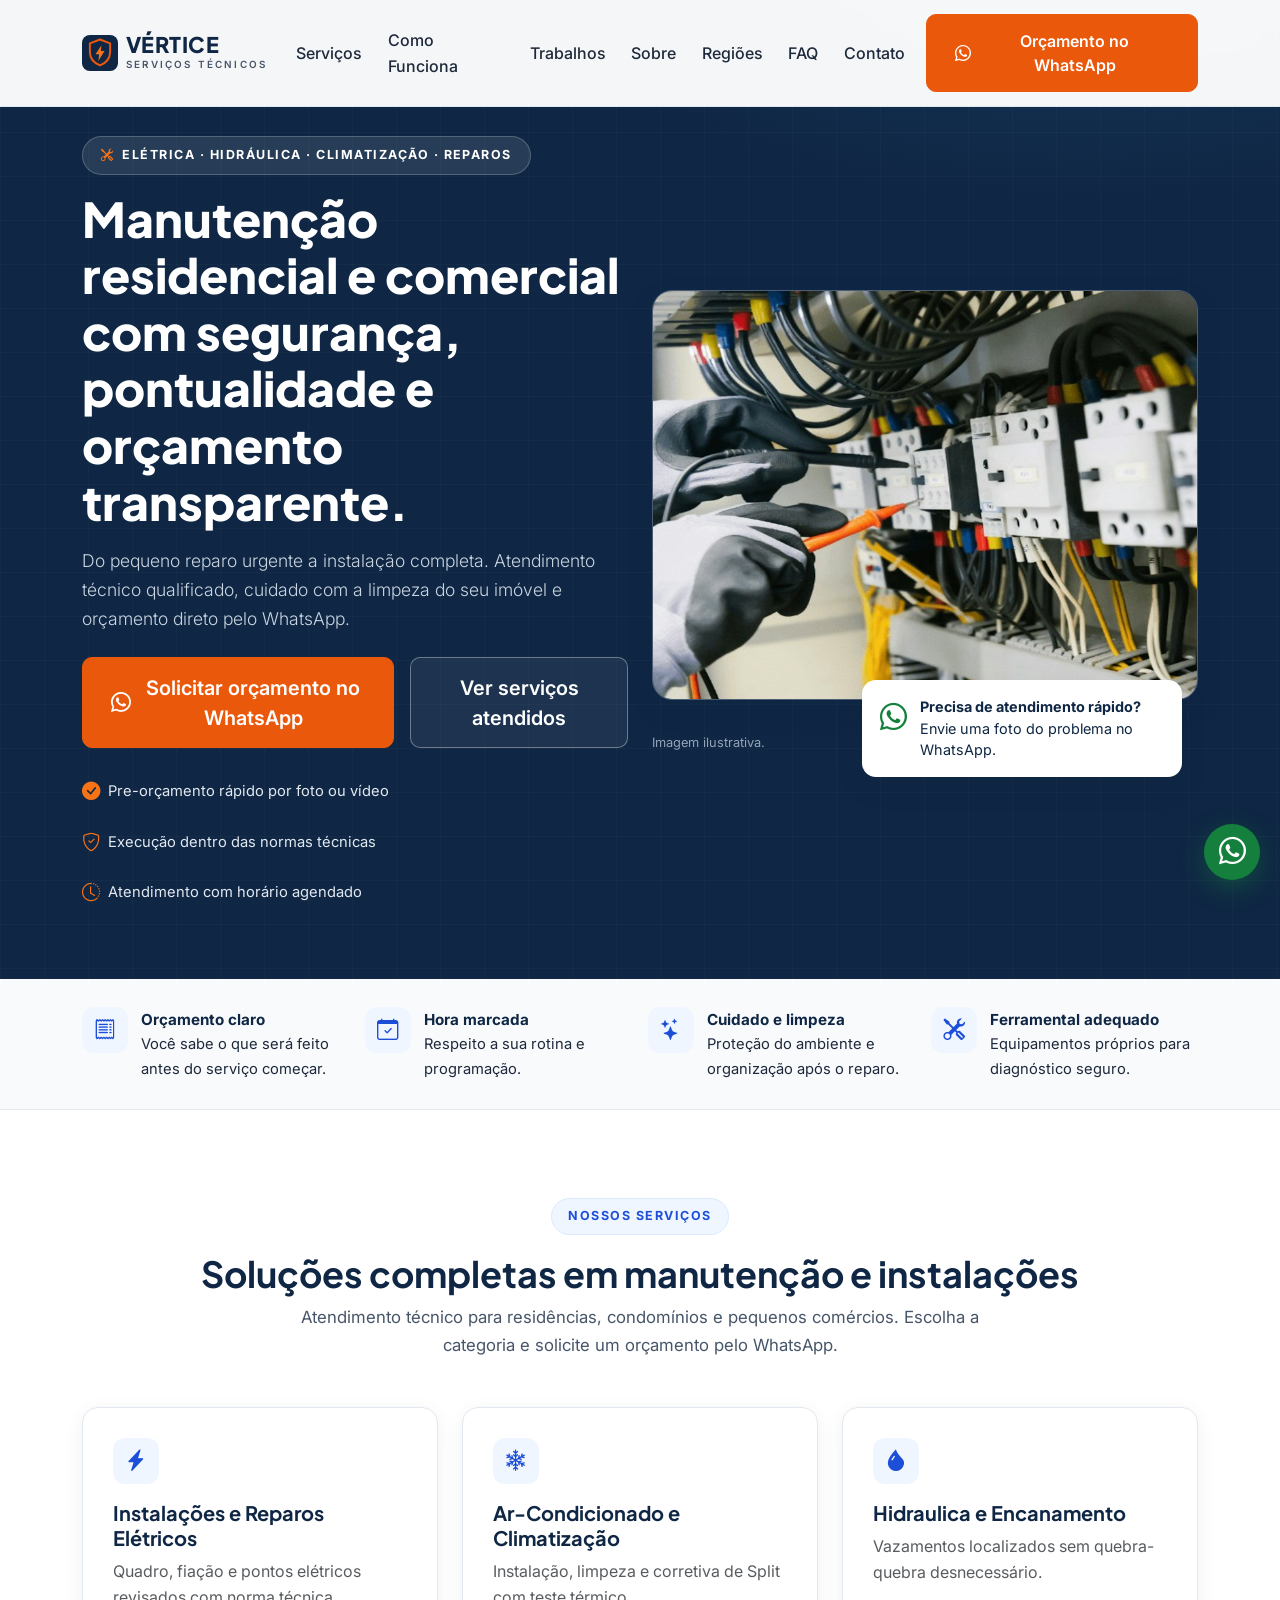
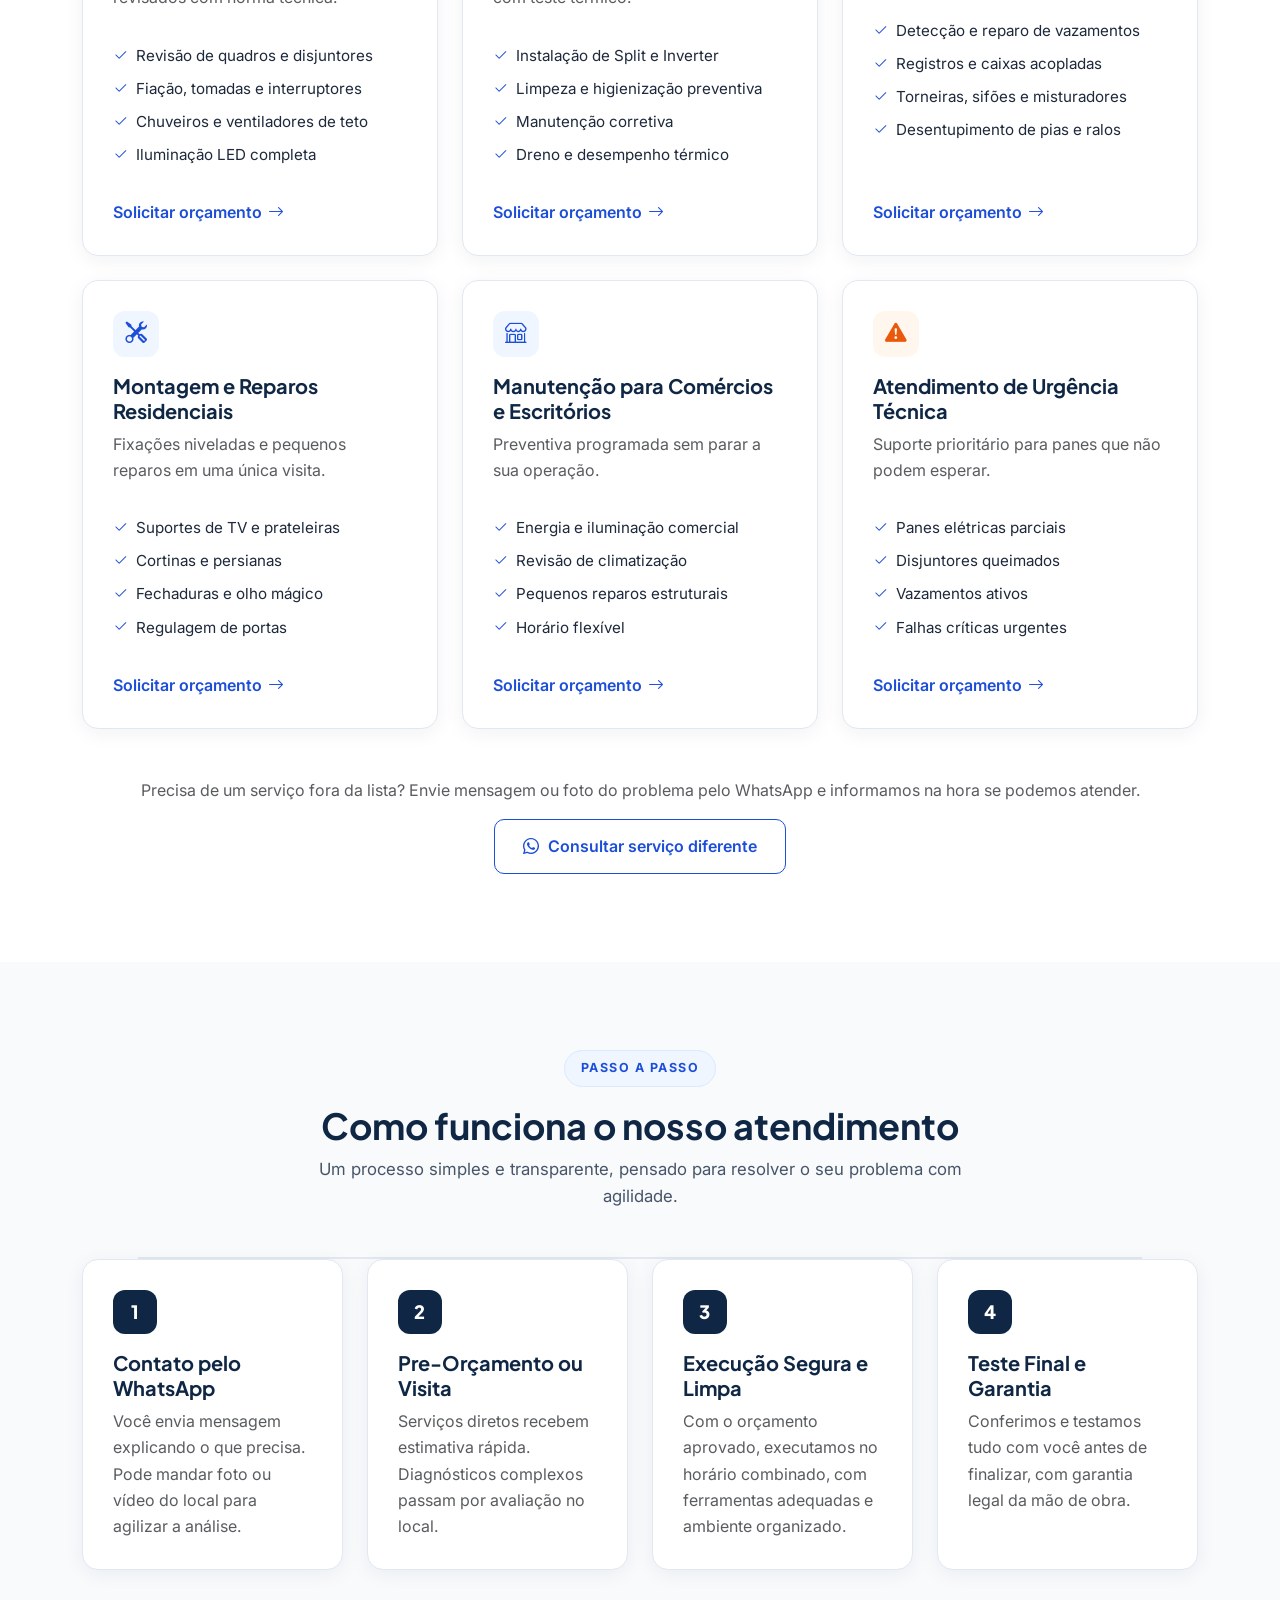
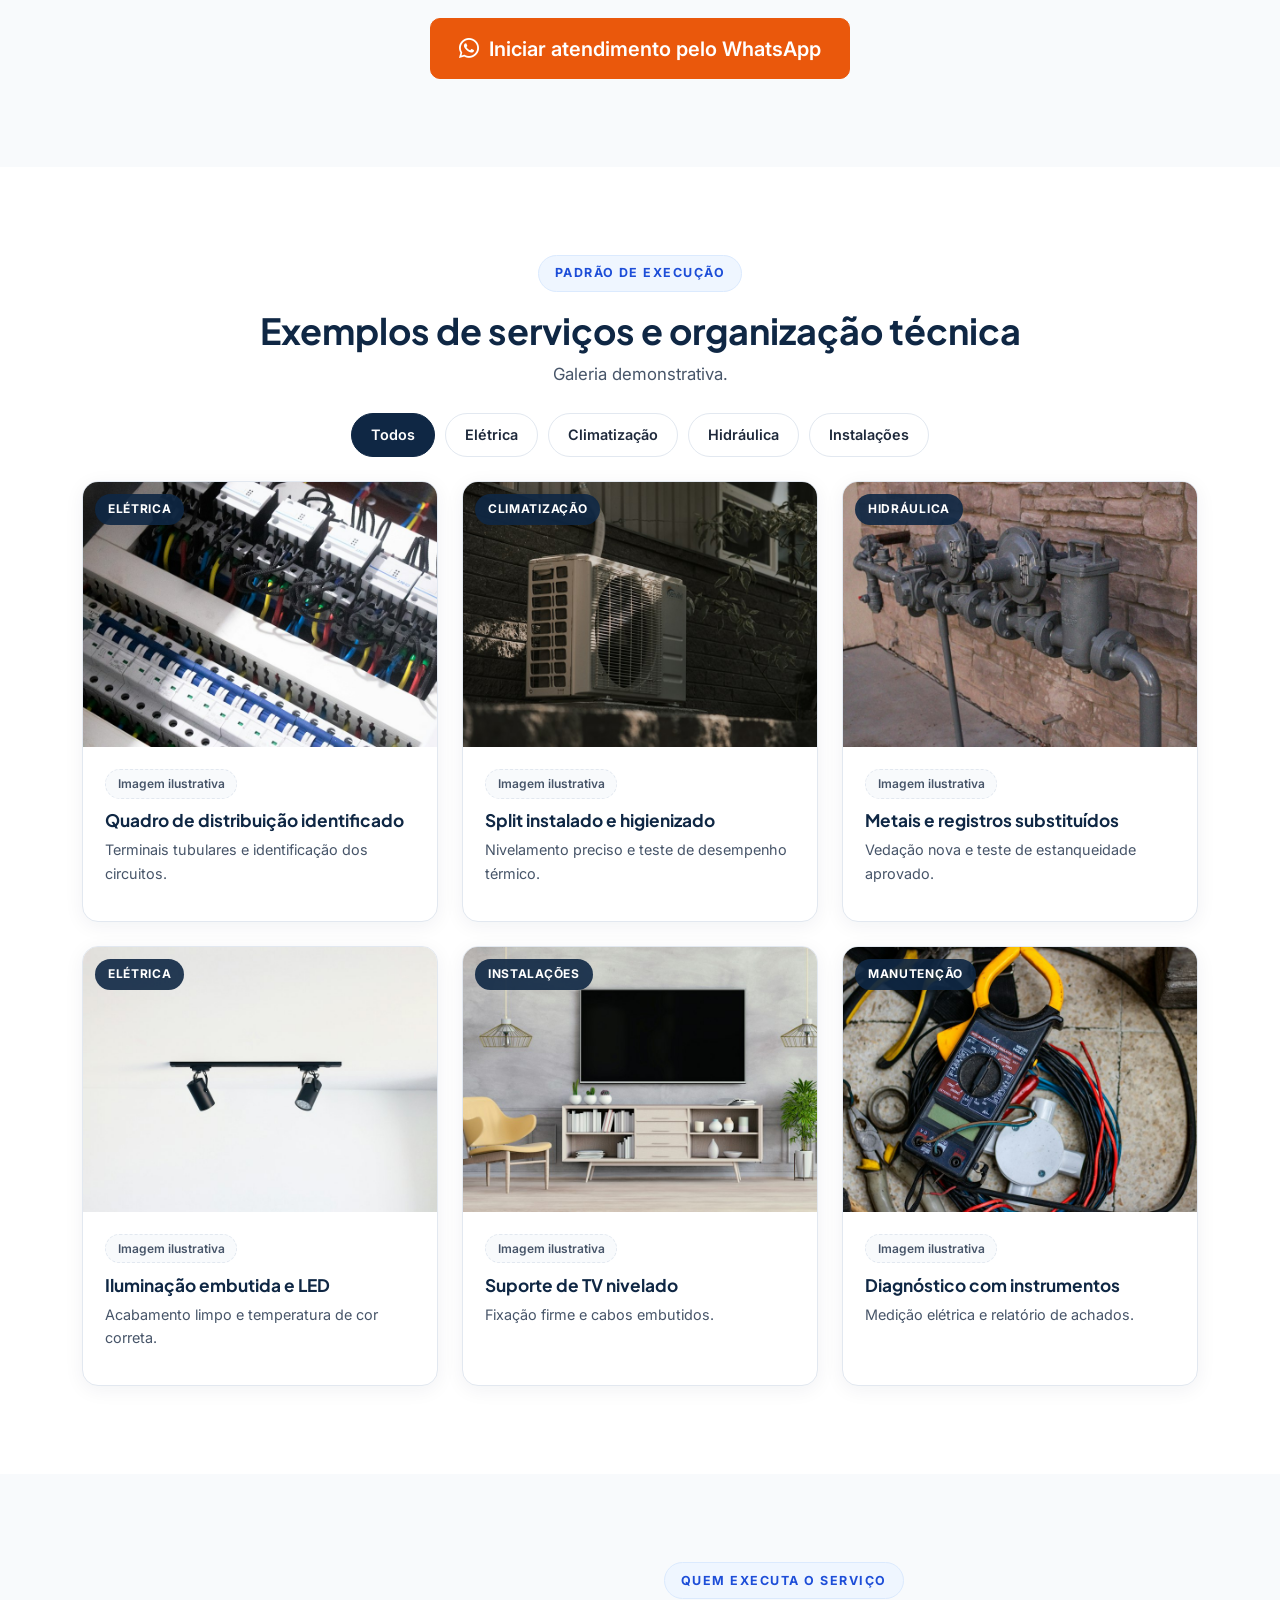
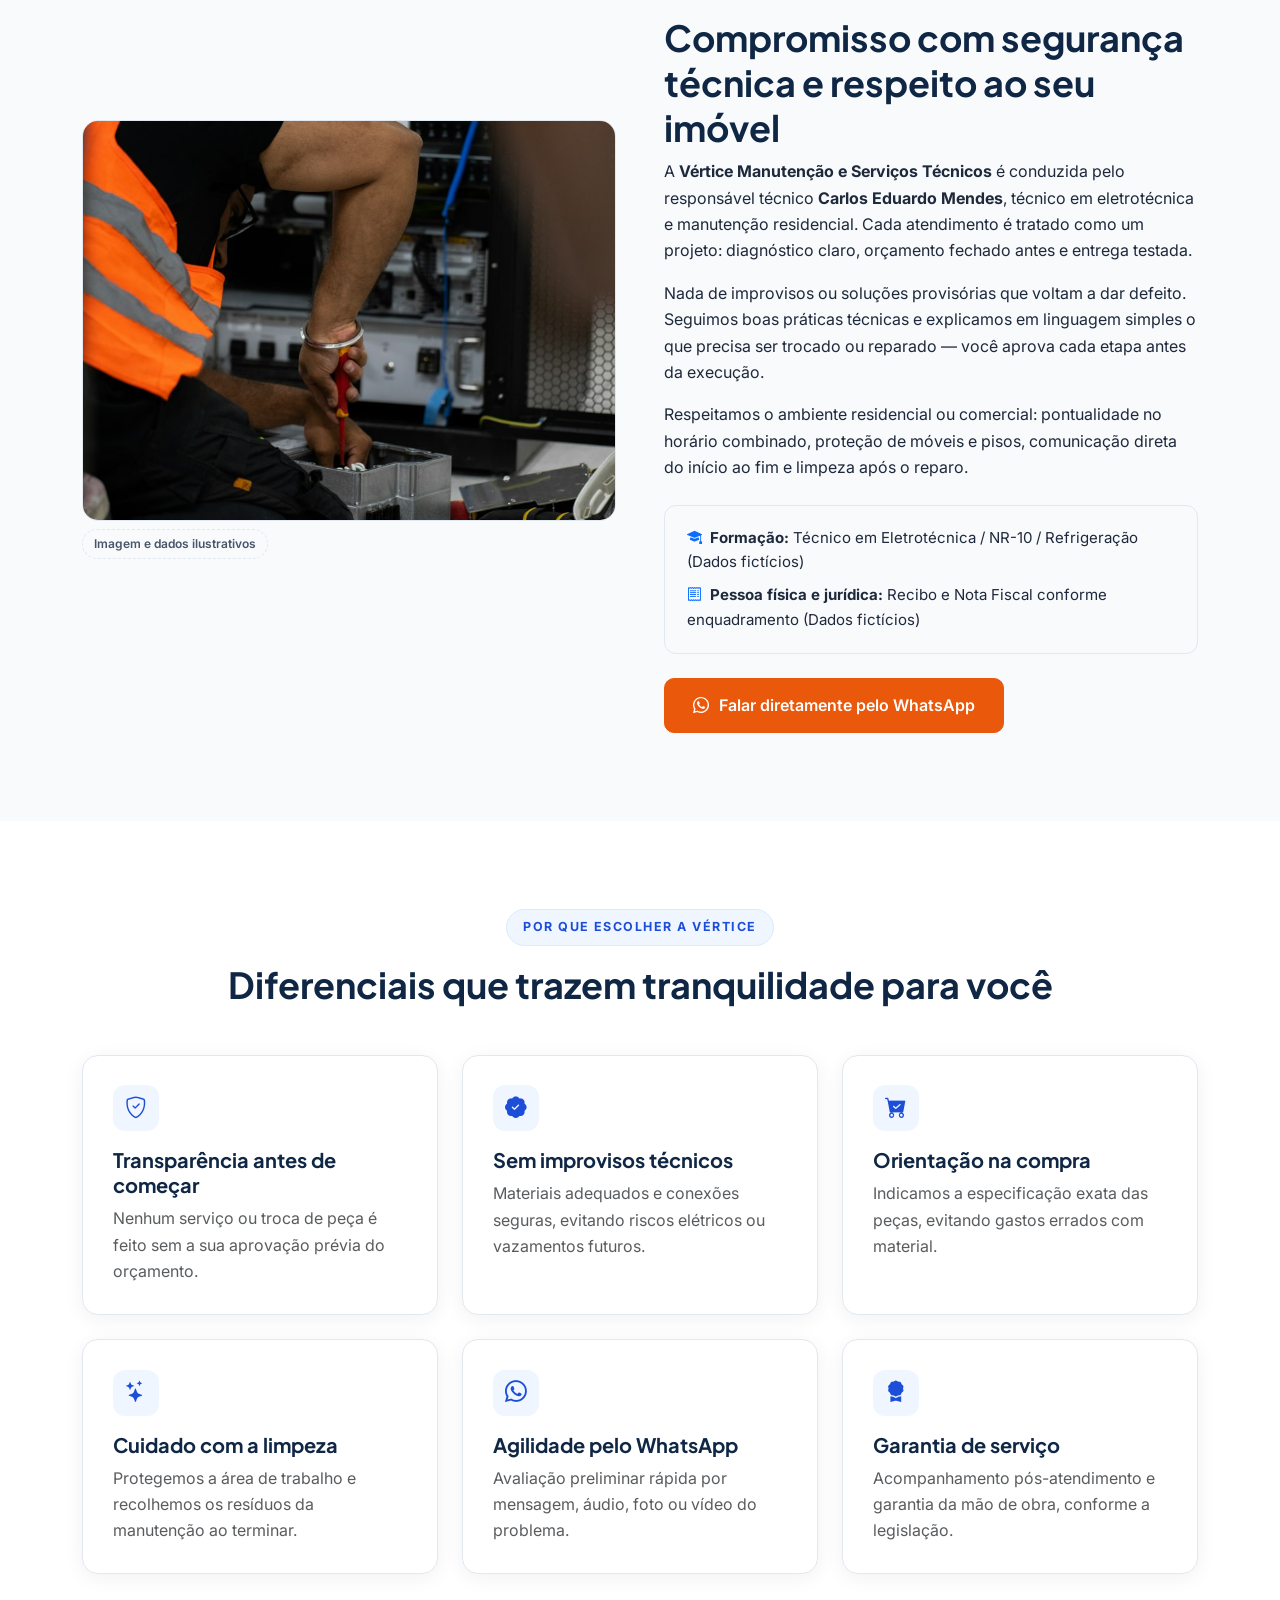
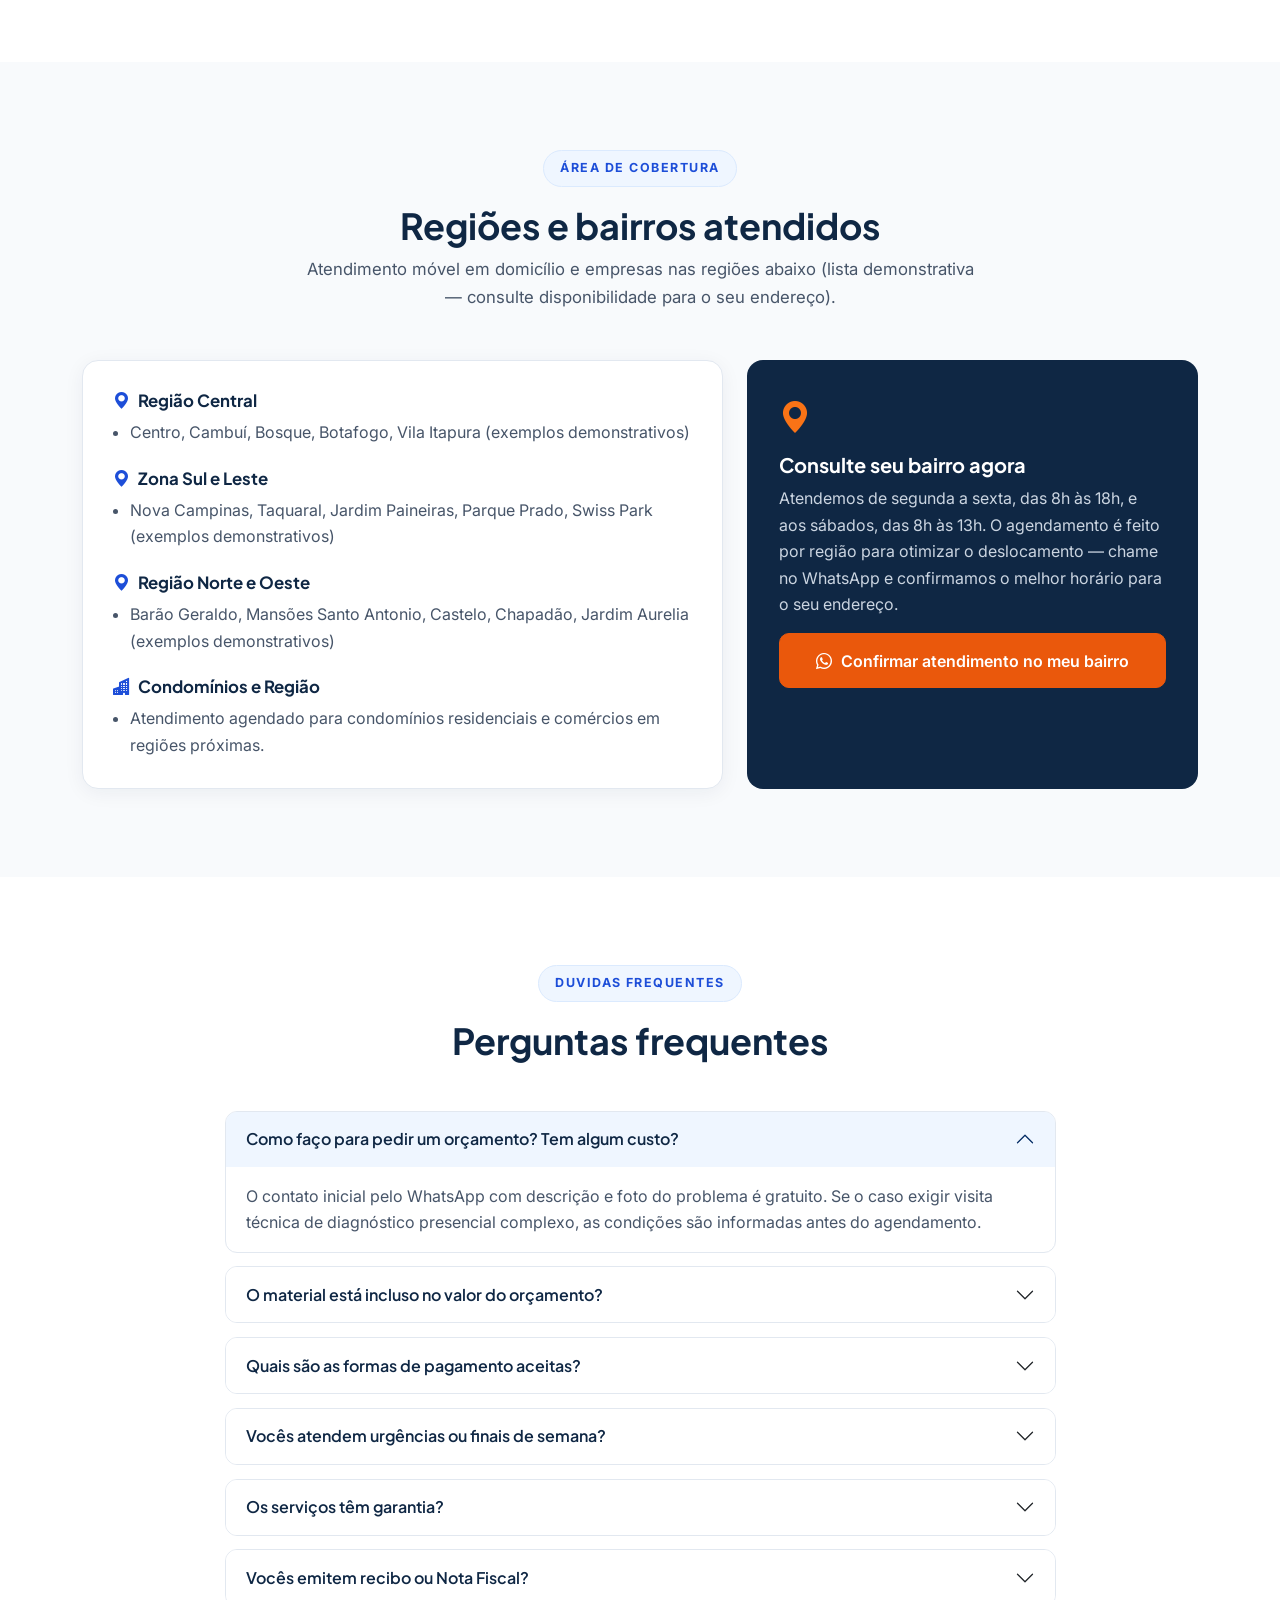
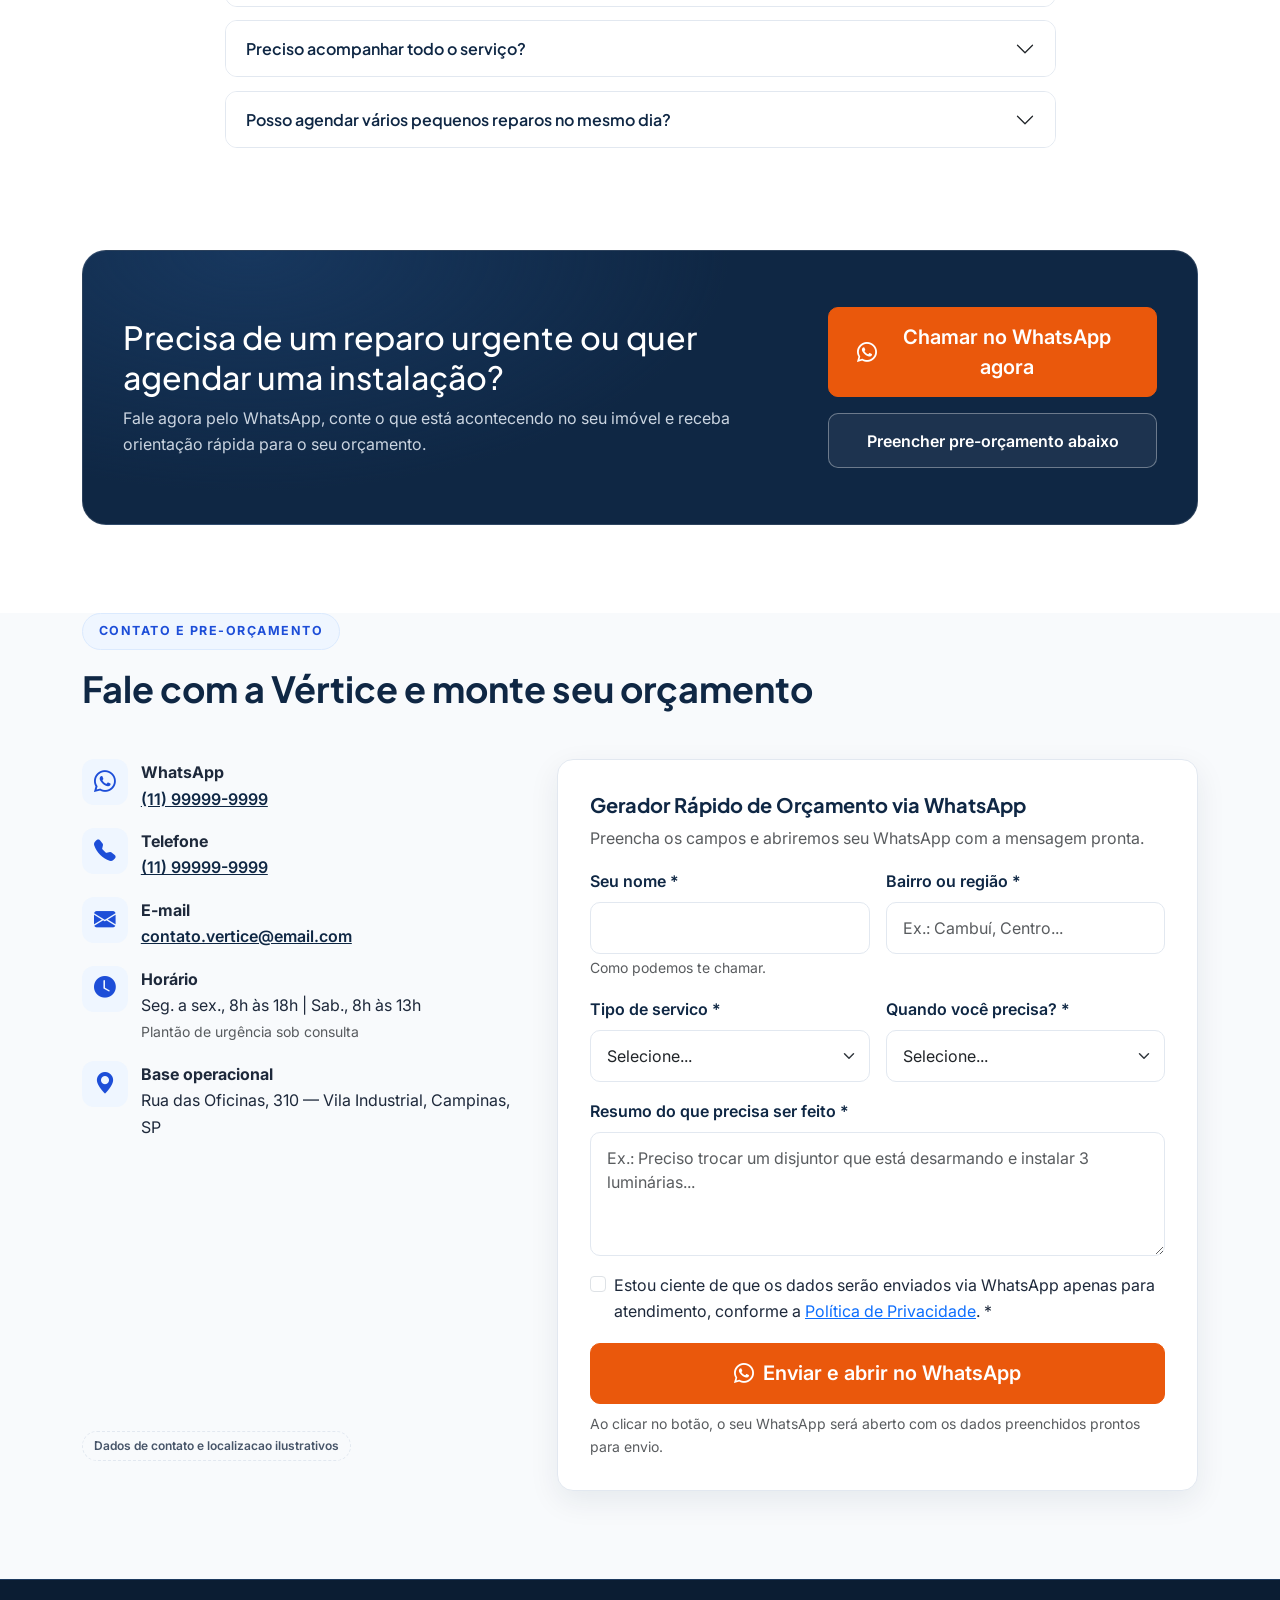
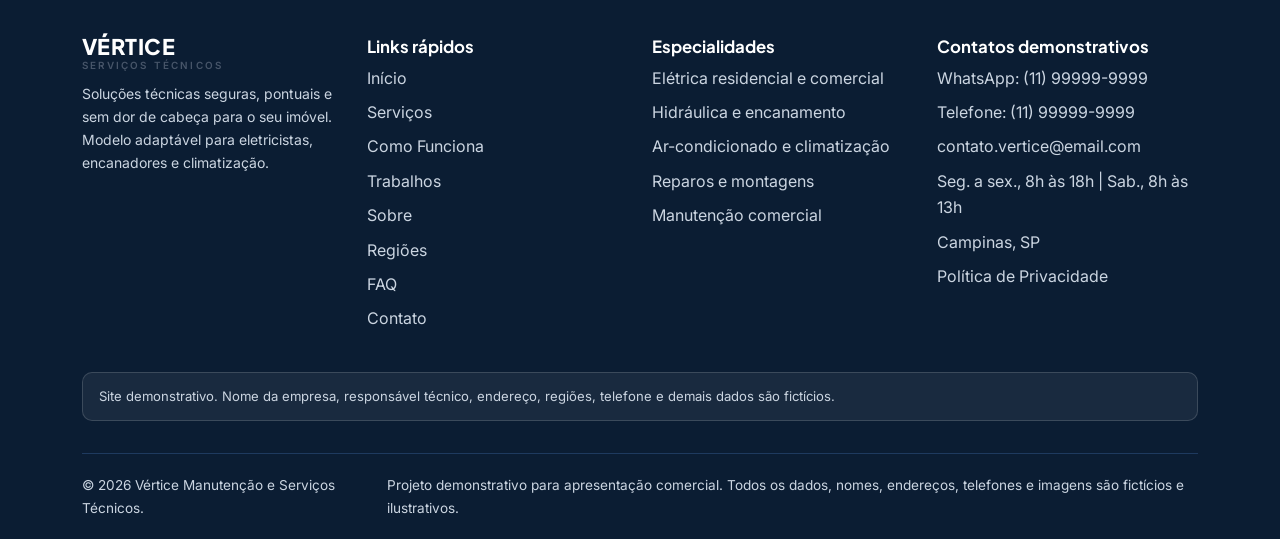
<file: index.html>
﻿<!DOCTYPE html>
<html lang="pt-BR">
<head>
  <meta charset="UTF-8">
  <meta name="viewport" content="width=device-width, initial-scale=1.0">
  <title>Vértice Serviços Técnicos | Eletricista, Encanador e Climatização</title>
  <meta name="description" content="Manutenção elétrica, hidráulica, ar-condicionado e reparos residenciais e comerciais. Orçamento transparente e atendimento rápido pelo WhatsApp.">
  <meta name="theme-color" content="#0F2744">
  <meta property="og:title" content="Vértice Serviços Técnicos | Elétrica, Hidráulica e Climatização">
  <meta property="og:description" content="Soluções técnicas seguras, pontuais e sem dor de cabeça para o seu imóvel.">
  <meta property="og:type" content="website">
  <meta property="og:url" content="https://www.seudominio.com.br/">
  <meta property="og:image" content="https://www.seudominio.com.br/images/hero/hero-manutencao.svg">
  <meta property="og:locale" content="pt_BR">
  <meta name="twitter:card" content="summary_large_image">
  <link rel="icon" type="image/svg+xml" href="favicon/favicon.svg">
  <link rel="preconnect" href="https://fonts.googleapis.com">
  <link rel="preconnect" href="https://fonts.gstatic.com" crossorigin>
  <link href="https://fonts.googleapis.com/css2?family=Inter:wght@400;500;600;700&family=Plus+Jakarta+Sans:wght@600;700;800&display=swap" rel="stylesheet">
  <link href="https://cdn.jsdelivr.net/npm/bootstrap@5.3.3/dist/css/bootstrap.min.css" rel="stylesheet">
  <link href="https://cdn.jsdelivr.net/npm/bootstrap-icons@1.11.3/font/bootstrap-icons.min.css" rel="stylesheet">
  <link href="css/style.css" rel="stylesheet">
  <script type="application/ld+json">
  {"@context":"https://schema.org","@type":"HomeAndConstructionBusiness","name":"Vertice Manutencao e Servicos Tecnicos","areaServed":"Campinas, SP","telephone":"+55-11-99999-9999","email":"contato.vertice@email.com"}
  </script>
</head>
<body>
  <a class="skip-link" href="#conteudo">Pular para o conteúdo principal</a>
  <header id="siteHeader" class="site-header fixed-top">
    <nav class="navbar navbar-expand-lg" aria-label="Navegação principal">
      <div class="container">
        <a class="navbar-brand d-flex align-items-center gap-2" href="#inicio" aria-label="Vértice Serviços Técnicos — início">
          <svg width="38" height="38" viewBox="0 0 64 64" aria-hidden="true"><rect width="64" height="64" rx="14" fill="#0F2744"/><path d="M32 8 L50 15 V30 C50 41 42.5 49.5 32 54 C21.5 49.5 14 41 14 30 V15 Z" fill="none" stroke="#EA580C" stroke-width="3.5" stroke-linejoin="round"/><path d="M34.5 18 L24 34 H30.5 L29 46 L40 28.5 H33.5 Z" fill="#F97316"/></svg>
          <span><span class="brand-name d-block">VÉRTICE</span><span class="brand-sub d-block">SERVIÇOS TÉCNICOS</span></span>
        </a>
        <button class="navbar-toggler" type="button" data-bs-toggle="collapse" data-bs-target="#mainNav" aria-controls="mainNav" aria-expanded="false" aria-label="Abrir menu de navegação"><span class="navbar-toggler-icon"></span></button>
        <div class="collapse navbar-collapse" id="mainNav">
          <ul class="navbar-nav ms-auto align-items-lg-center">
            <li class="nav-item"><a class="nav-link nav-link-custom" href="#servicos">Serviços</a></li>
            <li class="nav-item"><a class="nav-link nav-link-custom" href="#como-funciona">Como Funciona</a></li>
            <li class="nav-item"><a class="nav-link nav-link-custom" href="#trabalhos">Trabalhos</a></li>
            <li class="nav-item"><a class="nav-link nav-link-custom" href="#sobre">Sobre</a></li>
            <li class="nav-item"><a class="nav-link nav-link-custom" href="#regioes">Regiões</a></li>
            <li class="nav-item"><a class="nav-link nav-link-custom" href="#faq">FAQ</a></li>
            <li class="nav-item"><a class="nav-link nav-link-custom" href="#contato">Contato</a></li>
            <li class="nav-item ms-lg-2 mt-2 mt-lg-0"><a class="btn btn-cta-orange w-100" href="https://wa.me/5511999999999" data-whatsapp-msg="Olá! Vi o site da Vértice Serviços Técnicos e gostaria de solicitar um orçamento."><i class="bi bi-whatsapp" aria-hidden="true"></i> Orçamento no WhatsApp</a></li>
          </ul>
        </div>
      </div>
    </nav>
  </header>
  <main id="conteudo">
    <section id="inicio" class="hero" aria-labelledby="hero-title">
      <div class="container">
        <div class="row align-items-center g-4">
          <div class="col-lg-6">
            <span class="hero-badge mb-3"><i class="bi bi-tools" aria-hidden="true"></i> ELÉTRICA · HIDRÁULICA · CLIMATIZAÇÃO · REPAROS</span>
            <h1 id="hero-title">Manutenção residencial e comercial com segurança, pontualidade e orçamento transparente.</h1>
            <p class="lead mt-3">Do pequeno reparo urgente a instalação completa. Atendimento técnico qualificado, cuidado com a limpeza do seu imóvel e orçamento direto pelo WhatsApp.</p>
            <div class="d-flex flex-column flex-sm-row gap-3 mt-4">
              <a class="btn btn-cta-orange btn-lg" href="https://wa.me/5511999999999" data-whatsapp-msg="Olá! Vi o site da Vértice Serviços Técnicos e gostaria de solicitar um orçamento."><i class="bi bi-whatsapp" aria-hidden="true"></i> Solicitar orçamento no WhatsApp</a>
              <a class="btn btn-outline-light-custom btn-lg" href="#servicos">Ver serviços atendidos</a>
            </div>
            <div class="hero-trust">
              <span><i class="bi bi-check-circle-fill" aria-hidden="true"></i> Pre-orçamento rápido por foto ou vídeo</span>
              <span><i class="bi bi-shield-check" aria-hidden="true"></i> Execução dentro das normas técnicas</span>
              <span><i class="bi bi-clock-history" aria-hidden="true"></i> Atendimento com horário agendado</span>
            </div>
          </div>
          <div class="col-lg-6">
            <div class="hero-media">
              <img class="main" src="images/hero/hero-manutencao.jpg" alt="Técnico uniformizado verificando painel elétrico com ferramentas organizadas" width="800" height="600" fetchpriority="high">
              <div class="hero-float-card">
                <i class="bi bi-whatsapp" aria-hidden="true"></i>
                <p><strong>Precisa de atendimento rápido?</strong> Envie uma foto do problema no WhatsApp.</p>
              </div>
              <p class="hero-caption mb-0">Imagem ilustrativa.</p>
            </div>
          </div>
        </div>
      </div>
    </section>
    <div class="trust-bar" role="region" aria-label="Compromissos de atendimento">
      <div class="container">
        <div class="row g-3">
          <div class="col-md-6 col-lg-3 reveal"><div class="trust-item"><span class="icon-box"><i class="bi bi-receipt" aria-hidden="true"></i></span><p><strong>Orçamento claro</strong> Você sabe o que será feito antes do serviço começar.</p></div></div>
          <div class="col-md-6 col-lg-3 reveal"><div class="trust-item"><span class="icon-box"><i class="bi bi-calendar-check" aria-hidden="true"></i></span><p><strong>Hora marcada</strong> Respeito a sua rotina e programação.</p></div></div>
          <div class="col-md-6 col-lg-3 reveal"><div class="trust-item"><span class="icon-box"><i class="bi bi-stars" aria-hidden="true"></i></span><p><strong>Cuidado e limpeza</strong> Proteção do ambiente e organização após o reparo.</p></div></div>
          <div class="col-md-6 col-lg-3 reveal"><div class="trust-item"><span class="icon-box"><i class="bi bi-tools" aria-hidden="true"></i></span><p><strong>Ferramental adequado</strong> Equipamentos próprios para diagnóstico seguro.</p></div></div>
        </div>
      </div>
    </div>
    <section id="servicos" class="section-padding" aria-labelledby="servicos-title">
      <div class="container">
        <div class="section-header center text-center mb-5 reveal">
          <span class="eyebrow-badge">Nossos serviços</span>
          <h2 class="section-title" id="servicos-title">Soluções completas em manutenção e instalações</h2>
          <p class="section-subtitle mx-auto">Atendimento técnico para residências, condomínios e pequenos comércios. Escolha a categoria e solicite um orçamento pelo WhatsApp.</p>
        </div>
        <!-- [ADAPTACAO]: remova ou duplique cards se o cliente for so eletricista/encanador -->
        <div class="row g-4">
          <div class="col-md-6 col-lg-4 reveal"><article class="service-card h-100">
            <span class="icon-box mb-3"><i class="bi bi-lightning-charge-fill" aria-hidden="true"></i></span>
            <h3>Instalações e Reparos Elétricos</h3>
            <p class="text-muted">Quadro, fiação e pontos elétricos revisados com norma técnica.</p>
            <ul class="check-list"><li><i class="bi bi-check2" aria-hidden="true"></i> Revisão de quadros e disjuntores</li><li><i class="bi bi-check2" aria-hidden="true"></i> Fiação, tomadas e interruptores</li><li><i class="bi bi-check2" aria-hidden="true"></i> Chuveiros e ventiladores de teto</li><li><i class="bi bi-check2" aria-hidden="true"></i> Iluminação LED completa</li></ul>
            <a class="card-link mt-auto" href="https://wa.me/5511999999999" data-whatsapp-msg="Olá! Gostaria de solicitar um orçamento para serviço de Elétrica.">Solicitar orçamento <i class="bi bi-arrow-right" aria-hidden="true"></i></a>
          </article></div>
          <div class="col-md-6 col-lg-4 reveal"><article class="service-card h-100">
            <span class="icon-box mb-3"><i class="bi bi-snow2" aria-hidden="true"></i></span>
            <h3>Ar-Condicionado e Climatização</h3>
            <p class="text-muted">Instalação, limpeza e corretiva de Split com teste térmico.</p>
            <ul class="check-list"><li><i class="bi bi-check2" aria-hidden="true"></i> Instalação de Split e Inverter</li><li><i class="bi bi-check2" aria-hidden="true"></i> Limpeza e higienização preventiva</li><li><i class="bi bi-check2" aria-hidden="true"></i> Manutenção corretiva</li><li><i class="bi bi-check2" aria-hidden="true"></i> Dreno e desempenho térmico</li></ul>
            <a class="card-link mt-auto" href="https://wa.me/5511999999999" data-whatsapp-msg="Olá! Gostaria de solicitar um orçamento para serviço de Ar-Condicionado / Climatização.">Solicitar orçamento <i class="bi bi-arrow-right" aria-hidden="true"></i></a>
          </article></div>
          <div class="col-md-6 col-lg-4 reveal"><article class="service-card h-100">
            <span class="icon-box mb-3"><i class="bi bi-droplet-fill" aria-hidden="true"></i></span>
            <h3>Hidraulica e Encanamento</h3>
            <p class="text-muted">Vazamentos localizados sem quebra-quebra desnecessário.</p>
            <ul class="check-list"><li><i class="bi bi-check2" aria-hidden="true"></i> Detecção e reparo de vazamentos</li><li><i class="bi bi-check2" aria-hidden="true"></i> Registros e caixas acopladas</li><li><i class="bi bi-check2" aria-hidden="true"></i> Torneiras, sifões e misturadores</li><li><i class="bi bi-check2" aria-hidden="true"></i> Desentupimento de pias e ralos</li></ul>
            <a class="card-link mt-auto" href="https://wa.me/5511999999999" data-whatsapp-msg="Olá! Gostaria de solicitar um orçamento para serviço de Hidráulica / Encanamento.">Solicitar orçamento <i class="bi bi-arrow-right" aria-hidden="true"></i></a>
          </article></div>
          <div class="col-md-6 col-lg-4 reveal"><article class="service-card h-100">
            <span class="icon-box mb-3"><i class="bi bi-tools" aria-hidden="true"></i></span>
            <h3>Montagem e Reparos Residenciais</h3>
            <p class="text-muted">Fixações niveladas e pequenos reparos em uma única visita.</p>
            <ul class="check-list"><li><i class="bi bi-check2" aria-hidden="true"></i> Suportes de TV e prateleiras</li><li><i class="bi bi-check2" aria-hidden="true"></i> Cortinas e persianas</li><li><i class="bi bi-check2" aria-hidden="true"></i> Fechaduras e olho mágico</li><li><i class="bi bi-check2" aria-hidden="true"></i> Regulagem de portas</li></ul>
            <a class="card-link mt-auto" href="https://wa.me/5511999999999" data-whatsapp-msg="Olá! Gostaria de solicitar um orçamento para Instalações e Reparos Residenciais.">Solicitar orçamento <i class="bi bi-arrow-right" aria-hidden="true"></i></a>
          </article></div>
          <div class="col-md-6 col-lg-4 reveal"><article class="service-card h-100">
            <span class="icon-box mb-3"><i class="bi bi-shop" aria-hidden="true"></i></span>
            <h3>Manutenção para Comércios e Escritórios</h3>
            <p class="text-muted">Preventiva programada sem parar a sua operação.</p>
            <ul class="check-list"><li><i class="bi bi-check2" aria-hidden="true"></i> Energia e iluminação comercial</li><li><i class="bi bi-check2" aria-hidden="true"></i> Revisão de climatização</li><li><i class="bi bi-check2" aria-hidden="true"></i> Pequenos reparos estruturais</li><li><i class="bi bi-check2" aria-hidden="true"></i> Horário flexível</li></ul>
            <a class="card-link mt-auto" href="https://wa.me/5511999999999" data-whatsapp-msg="Olá! Gostaria de solicitar um orçamento de manutenção para comércio/escritório.">Solicitar orçamento <i class="bi bi-arrow-right" aria-hidden="true"></i></a>
          </article></div>
          <div class="col-md-6 col-lg-4 reveal"><article class="service-card h-100">
            <span class="icon-box accent mb-3"><i class="bi bi-exclamation-triangle-fill" aria-hidden="true"></i></span>
            <h3>Atendimento de Urgência Técnica</h3>
            <p class="text-muted">Suporte prioritário para panes que não podem esperar.</p>
            <ul class="check-list"><li><i class="bi bi-check2" aria-hidden="true"></i> Panes elétricas parciais</li><li><i class="bi bi-check2" aria-hidden="true"></i> Disjuntores queimados</li><li><i class="bi bi-check2" aria-hidden="true"></i> Vazamentos ativos</li><li><i class="bi bi-check2" aria-hidden="true"></i> Falhas críticas urgentes</li></ul>
            <a class="card-link mt-auto" href="https://wa.me/5511999999999" data-whatsapp-msg="Olá! Preciso de atendimento técnico de urgência. Podem me ajudar?">Solicitar orçamento <i class="bi bi-arrow-right" aria-hidden="true"></i></a>
          </article></div>
        </div>
        <div class="text-center mt-5 reveal">
          <p class="text-muted">Precisa de um serviço fora da lista? Envie mensagem ou foto do problema pelo WhatsApp e informamos na hora se podemos atender.</p>
          <a class="btn btn-outline-navy" href="https://wa.me/5511999999999" data-whatsapp-msg="Olá! Vi o site da Vértice Serviços Técnicos e gostaria de solicitar um orçamento."><i class="bi bi-whatsapp" aria-hidden="true"></i> Consultar serviço diferente</a>
        </div>
      </div>
    </section>
    <section id="como-funciona" class="section-padding section-surface" aria-labelledby="como-title">
      <div class="container">
        <div class="section-header center text-center mb-5 reveal">
          <span class="eyebrow-badge">Passo a passo</span>
          <h2 class="section-title" id="como-title">Como funciona o nosso atendimento</h2>
          <p class="section-subtitle mx-auto">Um processo simples e transparente, pensado para resolver o seu problema com agilidade.</p>
        </div>
        <div class="row g-4 steps-line steps-timeline">
          <div class="col-lg-3 reveal"><div class="step-card"><span class="step-number">1</span><h3>Contato pelo WhatsApp</h3><p class="text-muted mb-0">Você envia mensagem explicando o que precisa. Pode mandar foto ou vídeo do local para agilizar a análise.</p></div></div>
          <div class="col-lg-3 reveal"><div class="step-card"><span class="step-number">2</span><h3>Pre-Orçamento ou Visita</h3><p class="text-muted mb-0">Serviços diretos recebem estimativa rápida. Diagnósticos complexos passam por avaliação no local.</p></div></div>
          <div class="col-lg-3 reveal"><div class="step-card"><span class="step-number">3</span><h3>Execução Segura e Limpa</h3><p class="text-muted mb-0">Com o orçamento aprovado, executamos no horário combinado, com ferramentas adequadas e ambiente organizado.</p></div></div>
          <div class="col-lg-3 reveal"><div class="step-card"><span class="step-number">4</span><h3>Teste Final e Garantia</h3><p class="text-muted mb-0">Conferimos e testamos tudo com você antes de finalizar, com garantia legal da mão de obra.</p></div></div>
        </div>
        <div class="text-center mt-5 reveal">
          <a class="btn btn-cta-orange btn-lg" href="https://wa.me/5511999999999" data-whatsapp-msg="Olá! Vi o site da Vértice Serviços Técnicos e gostaria de solicitar um orçamento."><i class="bi bi-whatsapp" aria-hidden="true"></i> Iniciar atendimento pelo WhatsApp</a>
        </div>
      </div>
    </section>
    <section id="trabalhos" class="section-padding" aria-labelledby="trab-title">
      <div class="container">
        <div class="section-header center text-center mb-4 reveal">
          <span class="eyebrow-badge">Padrão de execução</span>
          <h2 class="section-title" id="trab-title">Exemplos de serviços e organização técnica</h2>
          <p class="section-subtitle mx-auto">Galeria demonstrativa.</p>
        </div>
        <div class="filter-pills justify-content-center mb-4 reveal" role="group" aria-label="Filtrar trabalhos por categoria">
          <button type="button" class="btn" data-filter="all" aria-pressed="true">Todos</button>
          <button type="button" class="btn" data-filter="eletrica" aria-pressed="false">Elétrica</button>
          <button type="button" class="btn" data-filter="climatizacao" aria-pressed="false">Climatização</button>
          <button type="button" class="btn" data-filter="hidraulica" aria-pressed="false">Hidráulica</button>
          <button type="button" class="btn" data-filter="instalacoes" aria-pressed="false">Instalações</button>
        </div>
        <div class="row g-4" id="galleryGrid">
          <div class="col-md-6 col-lg-4 reveal"><article class="gallery-card" tabindex="0" role="button" aria-label="Ampliar: quadro de distribuição" data-category="eletrica" data-label="Eletrica" data-title="Quadro de distribuição identificado" data-desc="Montagem e identificação de quadro residencial." data-detail="Inclui: terminais tubulares, identificação dos circuitos, torque de barramentos e teste de disjuntores."><div class="img-wrap"><img src="images/gallery/trabalho-eletrica-quadro.jpg" alt="Quadro de distribuição com disjuntores alinhados e circuitos identificados" width="800" height="600" loading="lazy" decoding="async"><span class="cat-badge">Elétrica</span></div><div class="g-body"><span class="demo-badge">Imagem ilustrativa</span><h3>Quadro de distribuição identificado</h3><p>Terminais tubulares e identificação dos circuitos.</p></div></article></div>
          <div class="col-md-6 col-lg-4 reveal"><article class="gallery-card" tabindex="0" role="button" aria-label="Ampliar: ar-condicionado split" data-category="climatizacao" data-label="Climatizacao" data-title="Split instalado e higienizado" data-desc="Instalação nivelada e higienização de Split." data-detail="Inclui: suporte nivelado, vedação da passagem, higienização de filtros e teste térmico."><div class="img-wrap"><img src="images/gallery/trabalho-ar-split.jpg" alt="Aparelho de ar-condicionado Split instalado em sala residencial" width="800" height="600" loading="lazy" decoding="async"><span class="cat-badge">Climatização</span></div><div class="g-body"><span class="demo-badge">Imagem ilustrativa</span><h3>Split instalado e higienizado</h3><p>Nivelamento preciso e teste de desempenho térmico.</p></div></article></div>
          <div class="col-md-6 col-lg-4 reveal"><article class="gallery-card" tabindex="0" role="button" aria-label="Ampliar: metais sanitários" data-category="hidraulica" data-label="Hidraulica" data-title="Metais e registros substituídos" data-desc="Troca de metais, sifão e registros de parede." data-detail="Inclui: vedantes novos, teste de estanqueidade e regulagem de vazão."><div class="img-wrap"><img src="images/gallery/trabalho-hidraulica-metais.jpg" alt="Torneira e conexões hidráulicas instaladas sem vazamento" width="800" height="600" loading="lazy" decoding="async"><span class="cat-badge">Hidráulica</span></div><div class="g-body"><span class="demo-badge">Imagem ilustrativa</span><h3>Metais e registros substituídos</h3><p>Vedação nova e teste de estanqueidade aprovado.</p></div></article></div>
          <div class="col-md-6 col-lg-4 reveal"><article class="gallery-card" tabindex="0" role="button" aria-label="Ampliar: iluminação LED" data-category="eletrica" data-label="Eletrica" data-title="Iluminação embutida e LED" data-desc="Spots, pendentes e fitas de LED." data-detail="Inclui: recorte preciso, drivers dimensionados e circuitos por ambiente."><div class="img-wrap"><img src="images/gallery/trabalho-iluminacao-led.jpg" alt="Spots embutidos e perfis de LED instalados em ambiente interno" width="800" height="600" loading="lazy" decoding="async"><span class="cat-badge">Elétrica</span></div><div class="g-body"><span class="demo-badge">Imagem ilustrativa</span><h3>Iluminação embutida e LED</h3><p>Acabamento limpo e temperatura de cor correta.</p></div></article></div>
          <div class="col-md-6 col-lg-4 reveal"><article class="gallery-card" tabindex="0" role="button" aria-label="Ampliar: suporte de TV" data-category="instalacoes" data-label="Instalacoes" data-title="Suporte de TV nivelado" data-desc="Fixação técnica com passagem de cabos." data-detail="Inclui: nivelamento a laser, buchas conforme a parede e organização de cabos."><div class="img-wrap"><img src="images/gallery/trabalho-instalacao-suporte.jpg" alt="Suporte articulado de TV fixado com cabos organizados" width="800" height="600" loading="lazy" decoding="async"><span class="cat-badge">Instalações</span></div><div class="g-body"><span class="demo-badge">Imagem ilustrativa</span><h3>Suporte de TV nivelado</h3><p>Fixação firme e cabos embutidos.</p></div></article></div>
          <div class="col-md-6 col-lg-4 reveal"><article class="gallery-card" tabindex="0" role="button" aria-label="Ampliar: diagnóstico preventivo" data-category="instalacoes" data-label="Manutencao" data-title="Diagnóstico com instrumentos" data-desc="Inspeção preventiva com alicate amperímetro." data-detail="Inclui: medição de corrente, verificação de aquecimento e checklist preventivo."><div class="img-wrap"><img src="images/gallery/trabalho-manutencao-preventiva.jpg" alt="Inspeção técnica preventiva com alicate amperímetro" width="800" height="600" loading="lazy" decoding="async"><span class="cat-badge">Manutenção</span></div><div class="g-body"><span class="demo-badge">Imagem ilustrativa</span><h3>Diagnóstico com instrumentos</h3><p>Medição elétrica e relatório de achados.</p></div></article></div>
        </div>
      </div>
    </section>
    <section id="sobre" class="section-padding section-surface" aria-labelledby="sobre-title">
      <div class="container">
        <div class="row align-items-center g-5">
          <div class="col-lg-6 reveal">
            <img class="about-img" src="images/about/profissional-sobre.jpg" alt="Profissional em atendimento residencial com multimetro e maleta de ferramentas" width="800" height="600" loading="lazy" decoding="async">
            <p class="mt-2"><span class="demo-badge">Imagem e dados ilustrativos</span></p>
          </div>
          <div class="col-lg-6 reveal">
            <span class="eyebrow-badge">Quem executa o serviço</span>
            <h2 class="section-title" id="sobre-title">Compromisso com segurança técnica e respeito ao seu imóvel</h2>
            <!-- [ADAPTAÇÃO]: troque pelo nome do profissional real ou por "nossa equipe" -->
            <p>A <strong>Vértice Manutenção e Serviços Técnicos</strong> é conduzida pelo responsável técnico <strong>Carlos Eduardo Mendes</strong>, técnico em eletrotécnica e manutenção residencial. Cada atendimento é tratado como um projeto: diagnóstico claro, orçamento fechado antes e entrega testada.</p>
            <p>Nada de improvisos ou soluções provisórias que voltam a dar defeito. Seguimos boas práticas técnicas e explicamos em linguagem simples o que precisa ser trocado ou reparado — você aprova cada etapa antes da execução.</p>
            <p>Respeitamos o ambiente residencial ou comercial: pontualidade no horário combinado, proteção de móveis e pisos, comunicação direta do início ao fim e limpeza após o reparo.</p>
            <div class="qual-box mt-4">
              <p class="mb-2"><i class="bi bi-mortarboard-fill text-primary me-2" aria-hidden="true"></i><strong>Formação:</strong> Técnico em Eletrotécnica / NR-10 / Refrigeração (Dados fictícios)</p>
              <p class="mb-0"><i class="bi bi-receipt text-primary me-2" aria-hidden="true"></i><strong>Pessoa física e jurídica:</strong> Recibo e Nota Fiscal conforme enquadramento (Dados fictícios)</p>
            </div>
            <a class="btn btn-cta-orange mt-4" href="https://wa.me/5511999999999" data-whatsapp-msg="Olá! Gostaria de conversar sobre um serviço de manutenção."><i class="bi bi-whatsapp" aria-hidden="true"></i> Falar diretamente pelo WhatsApp</a>
          </div>
        </div>
      </div>
    </section>
    <section id="diferenciais" class="section-padding" aria-labelledby="dif-title">
      <div class="container">
        <div class="section-header center text-center mb-5 reveal">
          <span class="eyebrow-badge">Por que escolher a Vértice</span>
          <h2 class="section-title" id="dif-title">Diferenciais que trazem tranquilidade para você</h2>
        </div>
        <div class="row g-4">
          <div class="col-md-6 col-lg-4 reveal"><div class="feature-card"><span class="icon-box mb-3"><i class="bi bi-shield-check" aria-hidden="true"></i></span><h3>Transparência antes de começar</h3><p class="text-muted mb-0">Nenhum serviço ou troca de peça é feito sem a sua aprovação prévia do orçamento.</p></div></div>
          <div class="col-md-6 col-lg-4 reveal"><div class="feature-card"><span class="icon-box mb-3"><i class="bi bi-patch-check-fill" aria-hidden="true"></i></span><h3>Sem improvisos técnicos</h3><p class="text-muted mb-0">Materiais adequados e conexões seguras, evitando riscos elétricos ou vazamentos futuros.</p></div></div>
          <div class="col-md-6 col-lg-4 reveal"><div class="feature-card"><span class="icon-box mb-3"><i class="bi bi-cart-check-fill" aria-hidden="true"></i></span><h3>Orientação na compra</h3><p class="text-muted mb-0">Indicamos a especificação exata das peças, evitando gastos errados com material.</p></div></div>
          <div class="col-md-6 col-lg-4 reveal"><div class="feature-card"><span class="icon-box mb-3"><i class="bi bi-stars" aria-hidden="true"></i></span><h3>Cuidado com a limpeza</h3><p class="text-muted mb-0">Protegemos a área de trabalho e recolhemos os resíduos da manutenção ao terminar.</p></div></div>
          <div class="col-md-6 col-lg-4 reveal"><div class="feature-card"><span class="icon-box mb-3"><i class="bi bi-whatsapp" aria-hidden="true"></i></span><h3>Agilidade pelo WhatsApp</h3><p class="text-muted mb-0">Avaliação preliminar rápida por mensagem, áudio, foto ou vídeo do problema.</p></div></div>
          <div class="col-md-6 col-lg-4 reveal"><div class="feature-card"><span class="icon-box mb-3"><i class="bi bi-award-fill" aria-hidden="true"></i></span><h3>Garantia de serviço</h3><p class="text-muted mb-0">Acompanhamento pós-atendimento e garantia da mão de obra, conforme a legislação.</p></div></div>
        </div>
      </div>
    </section>
    <section id="regioes" class="section-padding section-surface" aria-labelledby="reg-title">
      <div class="container">
        <div class="section-header center text-center mb-5 reveal">
          <span class="eyebrow-badge">Área de cobertura</span>
          <h2 class="section-title" id="reg-title">Regiões e bairros atendidos</h2>
          <p class="section-subtitle mx-auto">Atendimento móvel em domicílio e empresas nas regiões abaixo (lista demonstrativa — consulte disponibilidade para o seu endereço).</p>
        </div>
        <div class="row g-4">
          <div class="col-lg-7 reveal">
            <!-- [ADAPTAÇÃO]: altere aqui os bairros atendidos -->
            <div class="region-card">
              <div class="region-zone"><h3><i class="bi bi-geo-alt-fill" aria-hidden="true"></i> Região Central</h3><ul><li>Centro, Cambuí, Bosque, Botafogo, Vila Itapura (exemplos demonstrativos)</li></ul></div>
              <div class="region-zone"><h3><i class="bi bi-geo-alt-fill" aria-hidden="true"></i> Zona Sul e Leste</h3><ul><li>Nova Campinas, Taquaral, Jardim Paineiras, Parque Prado, Swiss Park (exemplos demonstrativos)</li></ul></div>
              <div class="region-zone"><h3><i class="bi bi-geo-alt-fill" aria-hidden="true"></i> Região Norte e Oeste</h3><ul><li>Barão Geraldo, Mansões Santo Antonio, Castelo, Chapadão, Jardim Aurelia (exemplos demonstrativos)</li></ul></div>
              <div class="region-zone"><h3><i class="bi bi-buildings-fill" aria-hidden="true"></i> Condomínios e Região</h3><ul class="mb-0"><li>Atendimento agendado para condomínios residenciais e comércios em regiões próximas.</li></ul></div>
            </div>
          </div>
          <div class="col-lg-5 reveal">
            <div class="consult-card">
              <i class="bi bi-geo-alt-fill pin" aria-hidden="true"></i>
              <h3 class="mt-2">Consulte seu bairro agora</h3>
              <p>Atendemos de segunda a sexta, das 8h às 18h, e aos sábados, das 8h às 13h. O agendamento é feito por região para otimizar o deslocamento — chame no WhatsApp e confirmamos o melhor horário para o seu endereço.</p>
              <a class="btn btn-cta-orange w-100" href="https://wa.me/5511999999999" data-whatsapp-msg="Olá! Gostaria de saber se vocês atendem no meu bairro e qual a disponibilidade."><i class="bi bi-whatsapp" aria-hidden="true"></i> Confirmar atendimento no meu bairro</a>
            </div>
          </div>
        </div>
      </div>
    </section>
    <section id="faq" class="section-padding" aria-labelledby="faq-title">
      <div class="container">
        <div class="section-header center text-center mb-5 reveal">
          <span class="eyebrow-badge">Duvidas frequentes</span>
          <h2 class="section-title" id="faq-title">Perguntas frequentes</h2>
        </div>
        <div class="row justify-content-center"><div class="col-lg-9">
          <div class="accordion reveal" id="faqAccordion">
            <div class="accordion-item"><h3 class="accordion-header"><button class="accordion-button" type="button" data-bs-toggle="collapse" data-bs-target="#fq1" aria-expanded="true" aria-controls="fq1">Como faço para pedir um orçamento? Tem algum custo?</button></h3><div id="fq1" class="accordion-collapse collapse show" data-bs-parent="#faqAccordion"><div class="accordion-body">O contato inicial pelo WhatsApp com descrição e foto do problema é gratuito. Se o caso exigir visita técnica de diagnóstico presencial complexo, as condições são informadas antes do agendamento.</div></div></div>
            <div class="accordion-item"><h3 class="accordion-header"><button class="accordion-button collapsed" type="button" data-bs-toggle="collapse" data-bs-target="#fq2" aria-expanded="false" aria-controls="fq2">O material está incluso no valor do orçamento?</button></h3><div id="fq2" class="accordion-collapse collapse" data-bs-parent="#faqAccordion"><div class="accordion-body">A mão de obra é orçada separadamente. Você pode adquirir os materiais pela lista técnica que fornecemos ou combinar o fornecimento mediante nota, conforme a política ajustada no atendimento.</div></div></div>
            <div class="accordion-item"><h3 class="accordion-header"><button class="accordion-button collapsed" type="button" data-bs-toggle="collapse" data-bs-target="#fq3" aria-expanded="false" aria-controls="fq3">Quais são as formas de pagamento aceitas?</button></h3><div id="fq3" class="accordion-collapse collapse" data-bs-parent="#faqAccordion"><div class="accordion-body">Trabalhamos com PIX, transferência, dinheiro e cartões de débito e crédito. Confirme a disponibilidade da maquininha no momento do agendamento.</div></div></div>
            <div class="accordion-item"><h3 class="accordion-header"><button class="accordion-button collapsed" type="button" data-bs-toggle="collapse" data-bs-target="#fq4" aria-expanded="false" aria-controls="fq4">Vocês atendem urgências ou finais de semana?</button></h3><div id="fq4" class="accordion-collapse collapse" data-bs-parent="#faqAccordion"><div class="accordion-body">O atendimento regular ocorre de segunda a sexta, das 8h às 18h, e aos sábados, das 8h às 13h. Chamados de urgência fora desse horário dependem de disponibilidade — chame no WhatsApp.</div></div></div>
            <div class="accordion-item"><h3 class="accordion-header"><button class="accordion-button collapsed" type="button" data-bs-toggle="collapse" data-bs-target="#fq5" aria-expanded="false" aria-controls="fq5">Os serviços têm garantia?</button></h3><div id="fq5" class="accordion-collapse collapse" data-bs-parent="#faqAccordion"><div class="accordion-body">Sim. Todos os serviços possuem garantia legal sobre a mão de obra executada, com o prazo informado no orçamento e no recibo de entrega.</div></div></div>
            <div class="accordion-item"><h3 class="accordion-header"><button class="accordion-button collapsed" type="button" data-bs-toggle="collapse" data-bs-target="#fq6" aria-expanded="false" aria-controls="fq6">Vocês emitem recibo ou Nota Fiscal?</button></h3><div id="fq6" class="accordion-collapse collapse" data-bs-parent="#faqAccordion"><div class="accordion-body">Sim, emitimos recibo de todos os serviços e Nota Fiscal conforme o enquadramento do prestador — ideal para condomínios e empresas que precisam prestar contas.</div></div></div>
            <div class="accordion-item"><h3 class="accordion-header"><button class="accordion-button collapsed" type="button" data-bs-toggle="collapse" data-bs-target="#fq7" aria-expanded="false" aria-controls="fq7">Preciso acompanhar todo o serviço?</button></h3><div id="fq7" class="accordion-collapse collapse" data-bs-parent="#faqAccordion"><div class="accordion-body">É importante que alguém receba o profissional para aprovar o serviço no início e confira os testes na entrega. Durante a execução você pode seguir sua rotina normalmente.</div></div></div>
            <div class="accordion-item"><h3 class="accordion-header"><button class="accordion-button collapsed" type="button" data-bs-toggle="collapse" data-bs-target="#fq8" aria-expanded="false" aria-controls="fq8">Posso agendar vários pequenos reparos no mesmo dia?</button></h3><div id="fq8" class="accordion-collapse collapse" data-bs-parent="#faqAccordion"><div class="accordion-body">Sim. Monte uma lista de pequenos serviços elétricos, hidráulicos ou de instalação e otimizamos tudo em uma única visita técnica, com condição especial no deslocamento.</div></div></div>
          </div>
        </div></div>
      </div>
    </section>
    <section class="section-padding pt-0" aria-labelledby="cta-title">
      <div class="container">
        <div class="cta-final reveal">
          <div class="row align-items-center g-4">
            <div class="col-lg-8">
              <h2 id="cta-title">Precisa de um reparo urgente ou quer agendar uma instalação?</h2>
              <p class="mb-0">Fale agora pelo WhatsApp, conte o que está acontecendo no seu imóvel e receba orientação rápida para o seu orçamento.</p>
            </div>
            <div class="col-lg-4 d-flex flex-column gap-3">
              <a class="btn btn-cta-orange btn-lg w-100" href="https://wa.me/5511999999999" data-whatsapp-msg="Olá! Vi o site da Vértice Serviços Técnicos e gostaria de solicitar um orçamento."><i class="bi bi-whatsapp" aria-hidden="true"></i> Chamar no WhatsApp agora</a>
              <a class="btn btn-outline-light-custom w-100" href="#contato">Preencher pre-orçamento abaixo</a>
            </div>
          </div>
        </div>
      </div>
    </section>
    <section id="contato" class="section-padding section-surface pt-0" aria-labelledby="cont-title">
      <div class="container">
        <div class="section-header mb-5 reveal">
          <span class="eyebrow-badge">Contato e pre-orçamento</span>
          <h2 class="section-title" id="cont-title">Fale com a Vértice e monte seu orçamento</h2>
        </div>
        <div class="row g-4">
          <div class="col-lg-5 reveal">
            <ul class="contact-list">
              <li><span class="icon-box"><i class="bi bi-whatsapp" aria-hidden="true"></i></span><div><strong>WhatsApp</strong><br><a href="https://wa.me/5511999999999" data-whatsapp-msg="Olá! Preciso de um orçamento de manutenção. Posso explicar o que está acontecendo?">(11) 99999-9999</a></div></li>
              <li><span class="icon-box"><i class="bi bi-telephone-fill" aria-hidden="true"></i></span><div><strong>Telefone</strong><br><a href="tel:+5511999999999">(11) 99999-9999</a></div></li>
              <li><span class="icon-box"><i class="bi bi-envelope-fill" aria-hidden="true"></i></span><div><strong>E-mail</strong><br><a href="mailto:contato.vertice@email.com">contato.vertice@email.com</a></div></li>
              <li><span class="icon-box"><i class="bi bi-clock-fill" aria-hidden="true"></i></span><div><strong>Horário</strong><br>Seg. a sex., 8h às 18h | Sab., 8h às 13h<br><small class="text-muted">Plantão de urgência sob consulta</small></div></li>
              <li><span class="icon-box"><i class="bi bi-geo-alt-fill" aria-hidden="true"></i></span><div><strong>Base operacional</strong><br>Rua das Oficinas, 310 — Vila Industrial, Campinas, SP</div></li>
            </ul>
            <div class="map-wrap mt-3">
              <iframe title="Mapa ilustrativo da regiao central de Campinas, SP" src="https://www.google.com/maps?q=Centro,Campinas,SP&output=embed" loading="lazy" referrerpolicy="no-referrer-when-downgrade"></iframe>
              <p class="mt-2"><span class="demo-badge">Dados de contato e localizacao ilustrativos</span></p>
            </div>
          </div>
          <div class="col-lg-7 reveal">
            <div class="form-card">
              <h3>Gerador Rápido de Orçamento via WhatsApp</h3>
              <p class="text-muted">Preencha os campos e abriremos seu WhatsApp com a mensagem pronta.</p>
              <div id="quoteFeedback" class="d-none" role="alert" aria-live="polite"></div>
              <form id="quoteForm" novalidate>
                <div class="row g-3">
                  <div class="col-md-6"><label class="form-label" for="qName">Seu nome *</label><input class="form-control" id="qName" type="text" required autocomplete="name" aria-describedby="qNameHelp"><small id="qNameHelp" class="text-muted">Como podemos te chamar.</small></div>
                  <div class="col-md-6"><label class="form-label" for="qHood">Bairro ou região *</label><input class="form-control" id="qHood" type="text" required placeholder="Ex.: Cambuí, Centro..." autocomplete="address-level2"></div>
                  <div class="col-md-6"><label class="form-label" for="qService">Tipo de servico *</label><select class="form-select" id="qService" required><option value="">Selecione...</option><option>Elétrica</option><option>Hidráulica / Encanamento</option><option>Ar-Condicionado / Climatização</option><option>Instalações e Reparos Gerais</option><option>Manutenção para Comércio/Condomínio</option><option>Outro serviço</option></select></div>
                  <div class="col-md-6"><label class="form-label" for="qUrgency">Quando você precisa? *</label><select class="form-select" id="qUrgency" required><option value="">Selecione...</option><option>Urgente (o quanto antes)</option><option>Nos próximos dias</option><option>Apenas cotação / planejamento</option></select></div>
                  <div class="col-12"><label class="form-label" for="qDesc">Resumo do que precisa ser feito *</label><textarea class="form-control" id="qDesc" rows="4" required placeholder="Ex.: Preciso trocar um disjuntor que está desarmando e instalar 3 luminárias..."></textarea></div>
                  <div class="col-12"><div class="form-check"><input class="form-check-input" type="checkbox" id="qPrivacy" required><label class="form-check-label" for="qPrivacy">Estou ciente de que os dados serão enviados via WhatsApp apenas para atendimento, conforme a <a href="privacidade.html">Política de Privacidade</a>. *</label></div></div>
                  <div class="col-12"><button type="submit" class="btn btn-cta-orange btn-lg w-100"><i class="bi bi-whatsapp" aria-hidden="true"></i> Enviar e abrir no WhatsApp</button>
                  <p class="text-muted small mt-2 mb-0">Ao clicar no botão, o seu WhatsApp será aberto com os dados preenchidos prontos para envio.</p></div>
                </div>
              </form>
            </div>
          </div>
        </div>
      </div>
    </section>
  </main>
  <footer class="site-footer" aria-label="Rodape">
    <div class="container">
      <div class="row g-4">
        <div class="col-md-6 col-lg-3">
          <p class="brand-name text-white mb-0">VÉRTICE</p>
          <p class="brand-sub mb-2">SERVIÇOS TÉCNICOS</p>
          <p class="small">Soluções técnicas seguras, pontuais e sem dor de cabeça para o seu imóvel. Modelo adaptável para eletricistas, encanadores e climatização.</p>
        </div>
        <div class="col-md-6 col-lg-3">
          <h3>Links rápidos</h3>
          <ul><li><a href="#inicio">Início</a></li><li><a href="#servicos">Serviços</a></li><li><a href="#como-funciona">Como Funciona</a></li><li><a href="#trabalhos">Trabalhos</a></li><li><a href="#sobre">Sobre</a></li><li><a href="#regioes">Regiões</a></li><li><a href="#faq">FAQ</a></li><li><a href="#contato">Contato</a></li></ul>
        </div>
        <div class="col-md-6 col-lg-3">
          <h3>Especialidades</h3>
          <ul><li>Elétrica residencial e comercial</li><li>Hidráulica e encanamento</li><li>Ar-condicionado e climatização</li><li>Reparos e montagens</li><li>Manutenção comercial</li></ul>
        </div>
        <div class="col-md-6 col-lg-3">
          <h3>Contatos demonstrativos</h3>
          <ul><li><a href="https://wa.me/5511999999999" data-whatsapp-msg="Olá! Vi o site da Vértice Serviços Técnicos e gostaria de solicitar um orçamento.">WhatsApp: (11) 99999-9999</a></li><li><a href="tel:+5511999999999">Telefone: (11) 99999-9999</a></li><li><a href="mailto:contato.vertice@email.com">contato.vertice@email.com</a></li><li>Seg. a sex., 8h às 18h | Sab., 8h às 13h</li><li>Campinas, SP</li><li><a href="privacidade.html">Política de Privacidade</a></li></ul>
        </div>
      </div>
      <div class="footer-demo-note mt-4">Site demonstrativo. Nome da empresa, responsável técnico, endereço, regiões, telefone e demais dados são fictícios.</div>
      <div class="footer-bottom d-flex flex-column flex-md-row justify-content-between gap-2">
        <span>© <span data-year>2026</span> Vértice Manutenção e Serviços Técnicos.</span>
        <span>Projeto demonstrativo para apresentação comercial. Todos os dados, nomes, endereços, telefones e imagens são fictícios e ilustrativos.</span>
      </div>
    </div>
  </footer>
  <div class="modal fade" id="galleryModal" tabindex="-1" aria-labelledby="galleryModalTitle" aria-hidden="true">
    <div class="modal-dialog modal-lg modal-dialog-centered">
      <div class="modal-content">
        <div class="modal-header"><div><span class="demo-badge" id="galleryModalCat">Categoria</span><h3 class="modal-title mt-2" id="galleryModalTitle">Título</h3></div><button type="button" class="btn-close" data-bs-dismiss="modal" aria-label="Fechar"></button></div>
        <div class="modal-body"><img id="galleryModalImg" class="img-fluid rounded" src="images/gallery/trabalho-eletrica-quadro.jpg" alt="Imagem ampliada do serviço" width="800" height="600"><p class="mt-3 mb-1" id="galleryModalDesc"></p><p class="text-muted small" id="galleryModalDetail"></p><p><span class="demo-badge">Imagem ilustrativa</span></p></div>
        <div class="modal-footer"><button type="button" class="btn btn-outline-navy" data-bs-dismiss="modal">Fechar</button><a id="galleryModalCta" class="btn btn-cta-orange" href="https://wa.me/5511999999999"><i class="bi bi-whatsapp" aria-hidden="true"></i> Pedir orçamento semelhante</a></div>
      </div>
    </div>
  </div>
  <a class="floating-whatsapp" href="https://wa.me/5511999999999" data-whatsapp-msg="Olá! Preciso de um orçamento de manutenção. Posso explicar o que está acontecendo?" aria-label="Solicitar orçamento pelo WhatsApp"><i class="bi bi-whatsapp" aria-hidden="true"></i></a>
  <button class="back-to-top" id="backToTop" type="button" aria-label="Voltar ao topo"><i class="bi bi-arrow-up" aria-hidden="true"></i></button>
  <script src="https://cdn.jsdelivr.net/npm/bootstrap@5.3.3/dist/js/bootstrap.bundle.min.js"></script>
  <script src="js/script.js"></script>
</body>
</html>
</file>
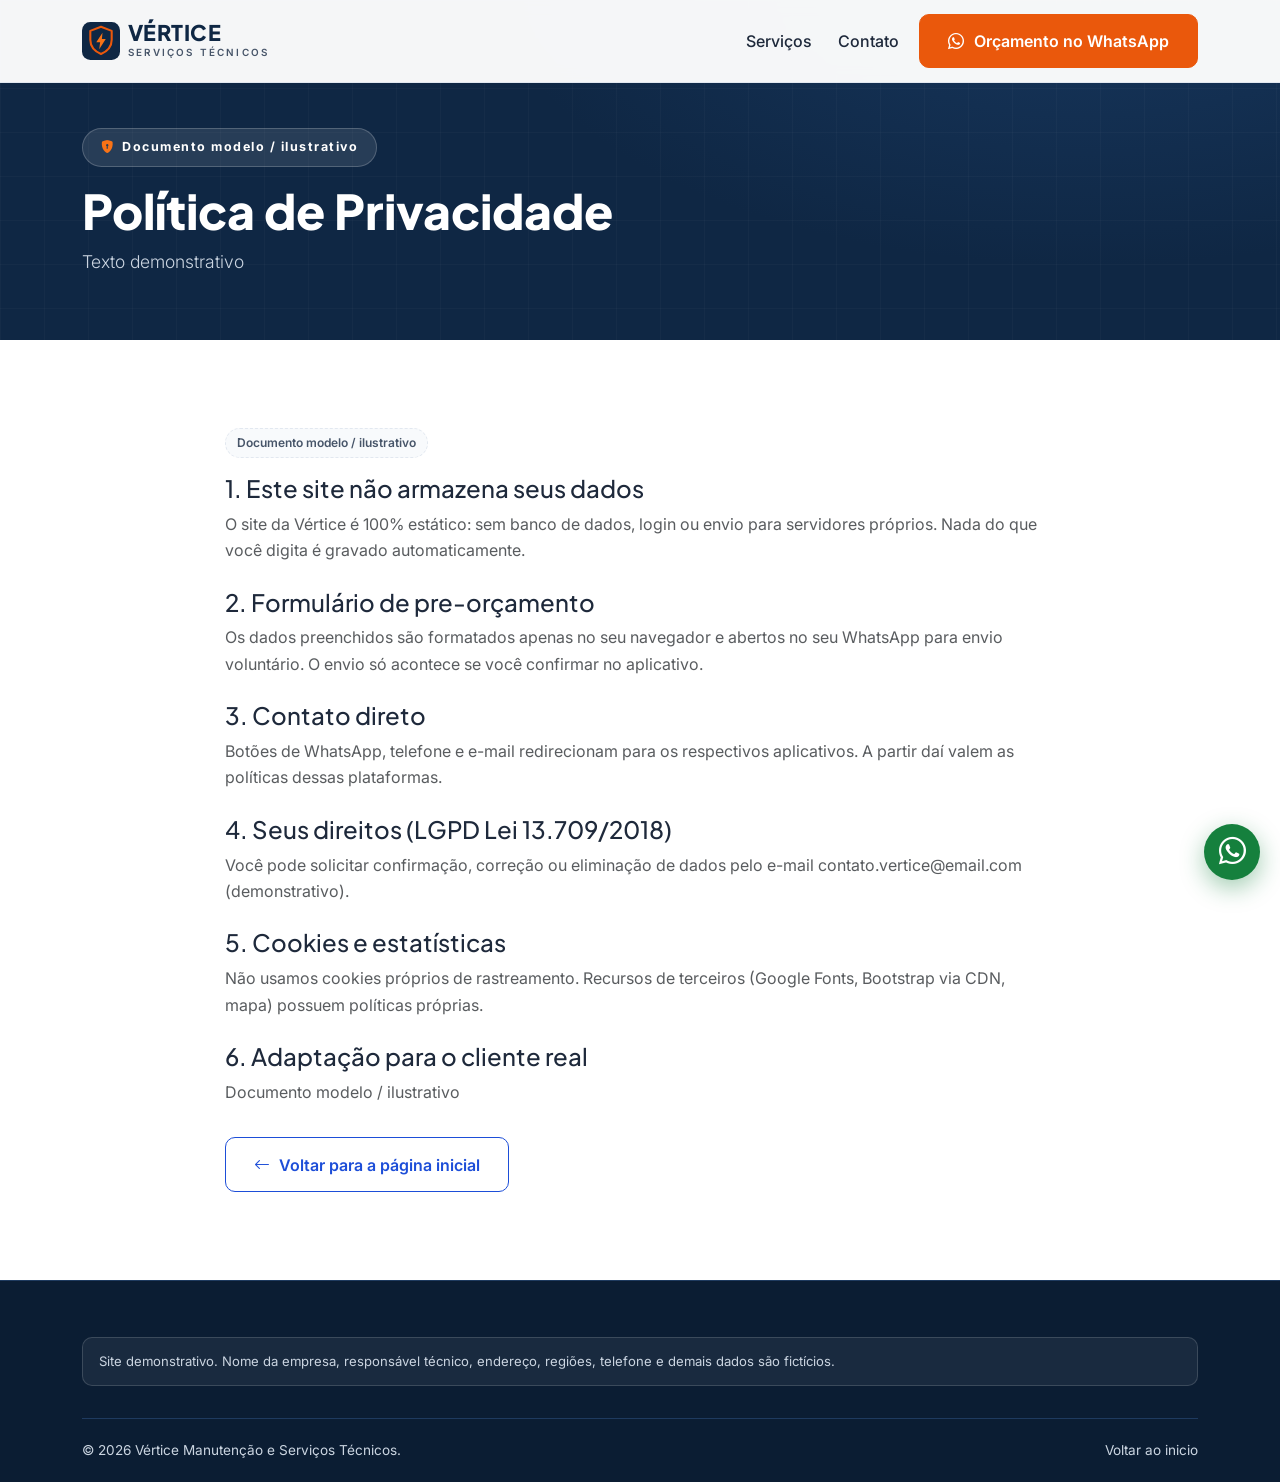
<file: privacidade.html>
﻿<!DOCTYPE html>
<html lang="pt-BR">
<head>
  <meta charset="UTF-8">
  <meta name="viewport" content="width=device-width, initial-scale=1.0">
  <title>Política de Privacidade | Vértice Serviços Técnicos</title>
  <meta name="description" content="Política de Privacidade demonstrativa do site Vértice Serviços Técnicos, em conformidade com a LGPD.">
  <meta name="theme-color" content="#0F2744">
  <meta name="robots" content="noindex, follow">
  <link rel="icon" type="image/svg+xml" href="favicon/favicon.svg">
  <link rel="preconnect" href="https://fonts.googleapis.com">
  <link rel="preconnect" href="https://fonts.gstatic.com" crossorigin>
  <link href="https://fonts.googleapis.com/css2?family=Inter:wght@400;500;600;700&family=Plus+Jakarta+Sans:wght@600;700;800&display=swap" rel="stylesheet">
  <link href="https://cdn.jsdelivr.net/npm/bootstrap@5.3.3/dist/css/bootstrap.min.css" rel="stylesheet">
  <link href="https://cdn.jsdelivr.net/npm/bootstrap-icons@1.11.3/font/bootstrap-icons.min.css" rel="stylesheet">
  <link href="css/style.css" rel="stylesheet">
</head>
<body>
  <a class="skip-link" href="#conteudo">Pular para o conteúdo principal</a>
  <header id="siteHeader" class="site-header fixed-top">
    <nav class="navbar navbar-expand-lg" aria-label="Navegação principal">
      <div class="container">
        <a class="navbar-brand d-flex align-items-center gap-2" href="index.html#inicio" aria-label="Vértice — início">
          <svg width="38" height="38" viewBox="0 0 64 64" aria-hidden="true"><rect width="64" height="64" rx="14" fill="#0F2744"/><path d="M32 8 L50 15 V30 C50 41 42.5 49.5 32 54 C21.5 49.5 14 41 14 30 V15 Z" fill="none" stroke="#EA580C" stroke-width="3.5" stroke-linejoin="round"/><path d="M34.5 18 L24 34 H30.5 L29 46 L40 28.5 H33.5 Z" fill="#F97316"/></svg>
          <span><span class="brand-name d-block">VÉRTICE</span><span class="brand-sub d-block">SERVIÇOS TÉCNICOS</span></span>
        </a>
        <button class="navbar-toggler" type="button" data-bs-toggle="collapse" data-bs-target="#mainNav" aria-controls="mainNav" aria-expanded="false" aria-label="Abrir menu de navegação"><span class="navbar-toggler-icon"></span></button>
        <div class="collapse navbar-collapse" id="mainNav">
          <ul class="navbar-nav ms-auto align-items-lg-center">
            <li class="nav-item"><a class="nav-link nav-link-custom" href="index.html#servicos">Serviços</a></li>
            <li class="nav-item"><a class="nav-link nav-link-custom" href="index.html#contato">Contato</a></li>
            <li class="nav-item ms-lg-2 mt-2 mt-lg-0"><a class="btn btn-cta-orange w-100" href="https://wa.me/5511999999999" data-whatsapp-msg="Olá! Vi o site da Vértice Serviços Técnicos e gostaria de solicitar um orçamento."><i class="bi bi-whatsapp" aria-hidden="true"></i> Orçamento no WhatsApp</a></li>
          </ul>
        </div>
      </div>
    </nav>
  </header>
  <main id="conteudo">
    <section class="hero" style="padding: 8rem 0 3rem;" aria-labelledby="priv-title">
      <div class="container">
        <span class="hero-badge mb-3"><i class="bi bi-shield-lock-fill" aria-hidden="true"></i> Documento modelo / ilustrativo</span>
        <h1 id="priv-title">Política de Privacidade</h1>
        <p class="lead">Texto demonstrativo</p>
      </div>
    </section>
    <section class="section-padding" aria-label="Conteúdo da política">
      <div class="container"><div class="row justify-content-center"><div class="col-lg-9">
        <p><span class="demo-badge">Documento modelo / ilustrativo</span></p>
        <h2 class="h4 mt-3">1. Este site não armazena seus dados</h2>
        <p class="text-muted">O site da Vértice é 100% estático: sem banco de dados, login ou envio para servidores próprios. Nada do que você digita é gravado automaticamente.</p>
        <h2 class="h4 mt-4">2. Formulário de pre-orçamento</h2>
        <p class="text-muted">Os dados preenchidos são formatados apenas no seu navegador e abertos no seu WhatsApp para envio voluntário. O envio só acontece se você confirmar no aplicativo.</p>
        <h2 class="h4 mt-4">3. Contato direto</h2>
        <p class="text-muted">Botões de WhatsApp, telefone e e-mail redirecionam para os respectivos aplicativos. A partir daí valem as políticas dessas plataformas.</p>
        <h2 class="h4 mt-4">4. Seus direitos (LGPD Lei 13.709/2018)</h2>
        <p class="text-muted">Você pode solicitar confirmação, correção ou eliminação de dados pelo e-mail contato.vertice@email.com (demonstrativo).</p>
        <h2 class="h4 mt-4">5. Cookies e estatísticas</h2>
        <p class="text-muted">Não usamos cookies próprios de rastreamento. Recursos de terceiros (Google Fonts, Bootstrap via CDN, mapa) possuem políticas próprias.</p>
        <h2 class="h4 mt-4">6. Adaptação para o cliente real</h2>
        <!-- [ADAPTAÇÃO]: revise com advogado: razão social, CNPJ, encarregado e prazos -->
        <p class="text-muted">Documento modelo / ilustrativo</p>
        <a class="btn btn-outline-navy mt-3" href="index.html"><i class="bi bi-arrow-left" aria-hidden="true"></i> Voltar para a página inicial</a>
      </div></div></div>
    </section>
  </main>
  <footer class="site-footer" aria-label="Rodape">
    <div class="container">
      <div class="footer-demo-note">Site demonstrativo. Nome da empresa, responsável técnico, endereço, regiões, telefone e demais dados são fictícios.</div>
      <div class="footer-bottom d-flex flex-column flex-md-row justify-content-between gap-2">
        <span>© <span data-year>2026</span> Vértice Manutenção e Serviços Técnicos.</span>
        <span><a href="index.html">Voltar ao inicio</a></span>
      </div>
    </div>
  </footer>
  <a class="floating-whatsapp" href="https://wa.me/5511999999999" data-whatsapp-msg="Olá! Preciso de um orçamento de manutenção. Posso explicar o que está acontecendo?" aria-label="Solicitar orçamento pelo WhatsApp"><i class="bi bi-whatsapp" aria-hidden="true"></i></a>
  <button class="back-to-top" id="backToTop" type="button" aria-label="Voltar ao topo"><i class="bi bi-arrow-up" aria-hidden="true"></i></button>
  <script src="https://cdn.jsdelivr.net/npm/bootstrap@5.3.3/dist/js/bootstrap.bundle.min.js"></script>
  <script src="js/script.js"></script>
</body>
</html>
</file>
<file: css/style.css>
/* ============================================================
  VERTICE MANUTENCAO & SERVICOS TECNICOS — style.css
  [ADAPTACAO]: troque apenas --navy, --primary e --cta
  para mudar a identidade do cliente.
  ============================================================ */
:root {
  --navy: #0F2744;
  --navy-deep: #0B1D33;
  --navy-soft: #17375E;
  --primary: #1D4ED8;
  --primary-light: #EFF6FF;
  --cta: #EA580C;
  --cta-hover: #C2410C;
  --cta-soft: #FFF7ED;
  --bg: #FFFFFF;
  --surface: #F8FAFC;
  --text: #1E293B;
  --muted: #475569;
  --border: #E2E8F0;
  --whatsapp: #15803D;
  --accent-bright: #F97316;
  --light-blue-text: #93C5FD;
  --radius-btn: 10px;
  --radius-card: 16px;
  --shadow-soft: 0 4px 20px rgba(15, 39, 68, 0.06);
  --shadow-lift: 0 10px 30px rgba(15, 39, 68, 0.08);
  --shadow-cta: 0 8px 20px rgba(234, 88, 12, 0.25);
  --font-title: 'Plus Jakarta Sans', system-ui, sans-serif;
  --font-body: 'Inter', system-ui, sans-serif;
}
html {
  scroll-behavior: smooth;
  scroll-padding-top: 88px;
  overflow-x: hidden;
}
body {
  font-family: var(--font-body);
  color: var(--text);
  background: var(--bg);
  line-height: 1.65;
  overflow-x: hidden;
}
h1, h2, h3, h4 {
  font-family: var(--font-title);
  color: var(--navy);
  line-height: 1.25;
}
h1 {
  font-size: clamp(2.1rem, 5vw, 3rem);
  line-height: 1.18;
  font-weight: 800;
}
h2.section-title {
  font-size: clamp(1.75rem, 4vw, 2.25rem);
  font-weight: 700;
}
h3 {
  font-size: clamp(1.15rem, 2.5vw, 1.25rem);
  font-weight: 700;
}
img, svg, video, iframe { max-width: 100%; height: auto; }
.skip-link {
  position: absolute;
  left: -9999px;
  top: 0;
  background: var(--navy);
  color: #fff;
  padding: .75rem 1.25rem;
  z-index: 2000;
  border-radius: 0 0 8px 0;
}
.skip-link:focus { left: 0; color: #fff; }
a:focus-visible, button:focus-visible,
input:focus-visible, select:focus-visible,
textarea:focus-visible {
  outline: 3px solid var(--primary);
  outline-offset: 2px;
}
.section-padding { padding: 5.5rem 0; }
@media (max-width: 767.98px) {
  .section-padding { padding: 4rem 0; }
}
.section-surface { background: var(--surface); }
.eyebrow-badge {
  display: inline-flex;
  align-items: center;
  gap: .45rem;
  font-size: .78rem;
  font-weight: 700;
  letter-spacing: .12em;
  text-transform: uppercase;
  color: var(--primary);
  background: var(--primary-light);
  border: 1px solid #DBEAFE;
  border-radius: 999px;
  padding: .45rem 1rem;
  margin-bottom: 1rem;
}
.eyebrow-badge.on-dark {
  color: var(--light-blue-text);
  background: rgba(255, 255, 255, 0.1);
  border-color: rgba(255, 255, 255, 0.2);
}
.section-subtitle {
  color: var(--muted);
  font-size: 1.05rem;
  max-width: 680px;
}
.section-header.center .section-subtitle { margin-inline: auto; }
.btn-cta-orange {
  background: var(--cta);
  color: #fff !important;
  font-weight: 600;
  border-radius: var(--radius-btn);
  padding: .9rem 1.75rem;
  border: 1px solid var(--cta);
  display: inline-flex;
  align-items: center;
  justify-content: center;
  gap: .6rem;
  min-height: 48px;
  transition: background .25s ease, transform .25s ease, box-shadow .25s ease;
}
.btn-cta-orange:hover, .btn-cta-orange:active {
  background: var(--cta-hover);
  border-color: var(--cta-hover);
  color: #fff !important;
  transform: translateY(-2px);
  box-shadow: var(--shadow-cta);
}
.btn-outline-navy {
  border: 1.5px solid var(--primary);
  color: var(--primary);
  font-weight: 600;
  border-radius: var(--radius-btn);
  padding: .9rem 1.75rem;
  min-height: 48px;
  display: inline-flex;
  align-items: center;
  justify-content: center;
  gap: .6rem;
  background: transparent;
  transition: all .25s ease;
}
.btn-outline-navy:hover {
  background: var(--primary-light);
  color: var(--primary);
  border-color: var(--primary);
}
.btn-outline-light-custom {
  border: 1.5px solid rgba(255,255,255,.35);
  color: #fff;
  background: rgba(255,255,255,.06);
  font-weight: 600;
  border-radius: var(--radius-btn);
  padding: .9rem 1.75rem;
  min-height: 48px;
  display: inline-flex;
  align-items: center;
  justify-content: center;
  gap: .6rem;
  transition: all .25s ease;
}
.btn-outline-light-custom:hover {
  background: #fff;
  color: var(--navy);
  border-color: #fff;
}
.card-link {
  color: var(--primary);
  font-weight: 600;
  text-decoration: none;
  display: inline-flex;
  align-items: center;
  gap: .4rem;
}
.card-link i { transition: transform .2s ease; }
.card-link:hover i { transform: translateX(4px); }
.site-header {
  background: rgba(255,255,255,.96);
  backdrop-filter: blur(8px);
  -webkit-backdrop-filter: blur(8px);
  border-bottom: 1px solid var(--border);
  transition: box-shadow .25s ease;
}
.site-header .navbar { padding: .85rem 0; }
.site-header.header-scrolled { box-shadow: 0 4px 20px rgba(15,39,68,.08); }
.site-header.header-scrolled .navbar { padding: .5rem 0; }
.brand-name {
  font-family: var(--font-title);
  font-weight: 800;
  font-size: 1.35rem;
  color: var(--navy);
  line-height: 1;
  letter-spacing: .02em;
}
.brand-sub {
  font-size: .62rem;
  letter-spacing: .22em;
  color: var(--muted);
  font-weight: 600;
}
.nav-link-custom {
  font-weight: 500;
  color: var(--text) !important;
  padding: .75rem .8rem !important;
  min-height: 48px;
  display: inline-flex;
  align-items: center;
  position: relative;
}
.nav-link-custom.active {
  color: var(--primary) !important;
  font-weight: 600;
}
.nav-link-custom.active::after {
  content: "";
  position: absolute;
  left: .8rem; right: .8rem; bottom: 6px;
  height: 2px;
  background: var(--primary);
  border-radius: 2px;
}
.hero {
  background: var(--navy);
  background-image: radial-gradient(1000px 500px at 85% -10%, var(--navy-soft) 0%, transparent 60%);
  color: #fff;
  padding: 8.5rem 0 4.5rem;
  position: relative;
  overflow: hidden;
}
.hero::before {
  content: "";
  position: absolute; inset: 0;
  background-image: linear-gradient(rgba(255,255,255,.05) 1px, transparent 1px), linear-gradient(90deg, rgba(255,255,255,.05) 1px, transparent 1px);
  background-size: 44px 44px;
  opacity: .5;
  pointer-events: none;
}
.hero .container { position: relative; z-index: 1; }
.hero h1 { color: #fff; }
.hero .lead { color: #CBD5E1; font-size: 1.1rem; }
.hero-badge {
  display: inline-flex; align-items: center; gap: .5rem;
  flex-wrap: wrap;
  max-width: 100%;
  background: rgba(255,255,255,.1);
  border: 1px solid rgba(255,255,255,.2);
  border-radius: 999px;
  padding: .5rem 1.1rem;
  font-size: .78rem; font-weight: 700; letter-spacing: .12em;
}
.hero-badge i { color: var(--accent-bright); }
.hero-trust { display: flex; flex-wrap: wrap; gap: 1.25rem; margin-top: 1.75rem; }
.hero-trust span { display: inline-flex; align-items: center; gap: .5rem; font-size: .92rem; color: #E2E8F0; }
.hero-trust i { color: var(--accent-bright); font-size: 1.15rem; }
.hero-media { position: relative; }
.hero-media img.main {
  border-radius: 20px;
  border: 1px solid rgba(255,255,255,.25);
  aspect-ratio: 4/3;
  object-fit: cover;
  width: 100%;
  box-shadow: var(--shadow-lift);
}
.hero-float-card {
  position: absolute;
  right: 16px; bottom: -24px;
  background: #fff; color: var(--navy);
  border-radius: 14px;
  box-shadow: var(--shadow-lift);
  padding: 1rem 1.15rem;
  display: flex; gap: .8rem; align-items: flex-start;
  max-width: 320px;
}
.hero-float-card i { font-size: 1.7rem; color: var(--whatsapp); }
.hero-float-card p { margin: 0; font-size: .9rem; line-height: 1.5; }
.hero-float-card strong { display: block; }
.hero-caption { font-size: .8rem; color: #94A3B8; margin-top: 2rem; }
.trust-bar { background: var(--surface); border-bottom: 1px solid var(--border); padding: 1.75rem 0; }
.trust-item { display: flex; gap: .8rem; align-items: flex-start; }
.trust-item p { margin: 0; font-size: .92rem; }
.trust-item strong { display: block; color: var(--navy); font-size: .95rem; }
.icon-box {
  width: 46px; height: 46px; flex: 0 0 auto;
  display: inline-flex; align-items: center; justify-content: center;
  background: var(--primary-light);
  color: var(--primary);
  border-radius: 12px;
  font-size: 1.35rem;
}
.icon-box.accent { background: var(--cta-soft); color: var(--cta); }
.service-card, .feature-card, .step-card, .region-card, .gallery-card {
  background: #fff;
  border: 1px solid var(--border);
  border-radius: var(--radius-card);
  box-shadow: var(--shadow-soft);
  padding: 1.85rem;
  transition: transform .22s ease, box-shadow .22s ease, border-color .22s ease;
  height: 100%;
}
.service-card:hover, .feature-card:hover, .step-card:hover, .region-card:hover {
  transform: translateY(-4px);
  box-shadow: var(--shadow-lift);
  border-color: var(--primary);
}
.service-card { display: flex; flex-direction: column; }
.service-card ul.check-list { list-style: none; padding: 0; margin: 1rem 0 1.5rem; }
.service-card ul.check-list li { display: flex; gap: .55rem; align-items: flex-start; margin-bottom: .5rem; font-size: .95rem; }
.service-card ul.check-list i { color: var(--primary); font-weight: 700; }
.step-number {
  width: 44px; height: 44px; border-radius: 12px;
  background: var(--navy); color: #fff;
  font-family: var(--font-title); font-weight: 800;
  display: inline-flex; align-items: center; justify-content: center;
  font-size: 1.15rem; margin-bottom: 1rem;
}
@media (min-width: 992px) {
  .steps-line { position: relative; }
  .steps-line::before {
    content: ""; position: absolute; top: 22px; left: 6%; right: 6%;
    height: 2px; background: var(--border); z-index: 0;
  }
  .steps-line > div { position: relative; z-index: 1; }
}
@media (max-width: 991.98px) {
  .steps-timeline { border-left: 2px solid var(--border); padding-left: 1.25rem; margin-left: .7rem; }
  .steps-timeline .step-card { position: relative; }
  .steps-timeline .step-card::before {
    content: ""; position: absolute; left: calc(-1.25rem - 7px); top: 28px;
    width: 12px; height: 12px; border-radius: 50%;
    background: var(--primary); border: 2px solid #fff;
    box-shadow: 0 0 0 2px var(--primary);
  }
}
.filter-pills { display: flex; flex-wrap: wrap; gap: .6rem; }
.filter-pills .btn {
  border-radius: 999px; padding: .6rem 1.2rem;
  font-weight: 600; font-size: .9rem;
  border: 1.5px solid var(--border); color: var(--text); background: #fff;
  min-height: 44px;
}
.filter-pills .btn[aria-pressed="true"] {
  background: var(--navy); border-color: var(--navy); color: #fff;
}
.gallery-card { padding: 0; overflow: hidden; cursor: pointer; display: flex; flex-direction: column; }
.gallery-card:hover { transform: translateY(-4px); box-shadow: var(--shadow-lift); border-color: var(--primary); }
.gallery-card .img-wrap { aspect-ratio: 4/3; overflow: hidden; position: relative; background: var(--surface); }
.gallery-card img { width: 100%; height: 100%; object-fit: cover; aspect-ratio: 4/3; transition: transform .3s ease; }
.gallery-card:hover img { transform: scale(1.04); }
.gallery-card .g-body { padding: 1.35rem 1.4rem 1.5rem; }
.gallery-card .g-body h3 { font-size: 1.08rem; margin: .7rem 0 .4rem; }
.gallery-card .g-body p { font-size: .9rem; color: var(--muted); margin-bottom: .7rem; }
.cat-badge {
  position: absolute; top: 12px; left: 12px;
  background: rgba(15,39,68,.9); color: #fff;
  font-size: .75rem; font-weight: 700; letter-spacing: .06em; text-transform: uppercase;
  padding: .35rem .8rem; border-radius: 999px;
}
.demo-badge {
  display: inline-flex; align-items: center; gap: .3rem;
  font-size: .75rem; font-weight: 600; color: var(--muted);
  background: var(--surface); border: 1px dashed var(--border);
  border-radius: 999px; padding: .25rem .7rem;
}
.gallery-card.hide { display: none; }
#galleryGrid > [class*="col-"].hide { display: none; }
.about-img {
  border-radius: var(--radius-card);
  aspect-ratio: 4/3; object-fit: cover; width: 100%;
  border: 1px solid var(--border);
}
.qual-box {
  background: var(--surface);
  border: 1px solid var(--border);
  border-radius: 12px;
  padding: 1.25rem 1.35rem;
}
.qual-box p { margin-bottom: .6rem; font-size: .94rem; }
.qual-box p:last-child { margin-bottom: 0; }
.region-zone h3 { font-size: 1.05rem; margin-bottom: .5rem; display: flex; align-items: center; gap: .5rem; }
.region-zone h3 i { color: var(--primary); }
.region-zone ul { padding-left: 1.1rem; color: var(--muted); margin-bottom: 1.4rem; }
.consult-card { background: var(--navy); color: #fff; border-radius: var(--radius-card); padding: 2rem; height: 100%; }
.consult-card h3 { color: #fff; }
.consult-card p { color: #CBD5E1; }
.consult-card i.pin { color: var(--accent-bright); font-size: 2rem; }
.accordion-item { border: 1px solid var(--border) !important; border-radius: 12px !important; overflow: hidden; margin-bottom: .85rem; }
.accordion-button { font-weight: 600; color: var(--navy); padding: 1.1rem 1.25rem; font-size: 1rem; }
.accordion-button:not(.collapsed) { background: var(--primary-light); color: var(--navy); box-shadow: none; }
.accordion-body { color: var(--muted); }
.cta-final {
  background: var(--navy);
  background-image: radial-gradient(800px 400px at 15% 0%, var(--navy-soft) 0%, transparent 60%);
  border-radius: 24px;
  color: #fff;
  padding: 3.5rem 2.5rem;
  position: relative; overflow: hidden;
  border: 1px solid rgba(255,255,255,.12);
}
.cta-final h2 { color: #fff; }
.cta-final p { color: #CBD5E1; }
.contact-list { list-style: none; padding: 0; margin: 0; }
.contact-list li { display: flex; gap: .8rem; align-items: flex-start; margin-bottom: 1rem; }
.contact-list a { color: var(--navy); font-weight: 600; }
.form-card {
  background: #fff; border: 1px solid var(--border);
  border-radius: var(--radius-card); box-shadow: var(--shadow-lift);
  padding: 2rem;
}
.form-label { font-weight: 600; color: var(--navy); }
.form-control, .form-select { font-size: 1rem; border-radius: 10px; padding: .8rem 1rem; border: 1.5px solid var(--border); }
.form-control:focus, .form-select:focus { border-color: var(--primary); box-shadow: 0 0 0 .2rem rgba(29,78,216,.15); }
.map-wrap iframe { width: 100%; height: 260px; border: 0; border-radius: 12px; }
.site-footer { background: var(--navy-deep); color: #CBD5E1; border-top: 1px solid #1E3A5F; padding: 3.5rem 0 0; }
.site-footer h3, .site-footer h4 { color: #fff; font-size: 1.05rem; }
.site-footer a { color: #CBD5E1; text-decoration: none; }
.site-footer a:hover { color: #fff; text-decoration: underline; }
.site-footer ul { list-style: none; padding: 0; }
.site-footer ul li { margin-bottom: .5rem; }
.footer-bottom { border-top: 1px solid #1E3A5F; padding: 1.25rem 0; font-size: .85rem; margin-top: 2rem; }
.footer-demo-note {
  background: rgba(255,255,255,.06);
  border: 1px solid rgba(255,255,255,.15);
  border-radius: 10px;
  padding: .8rem 1rem;
  font-size: .82rem;
}
.floating-whatsapp {
  position: fixed; right: 20px; bottom: 20px;
  width: 56px; height: 56px; border-radius: 50%;
  background: var(--whatsapp); color: #fff;
  display: inline-flex; align-items: center; justify-content: center;
  font-size: 1.7rem; z-index: 1050;
  box-shadow: 0 8px 24px rgba(21,128,61,.4);
  transition: transform .2s ease;
}
.floating-whatsapp:hover { transform: scale(1.06); color: #fff; }
.back-to-top {
  position: fixed; right: 24px; bottom: 88px;
  width: 48px; height: 48px; border-radius: 12px;
  background: #fff; color: var(--navy);
  border: 1px solid var(--border);
  display: none; align-items: center; justify-content: center;
  font-size: 1.3rem; z-index: 1050;
  box-shadow: var(--shadow-lift);
}
.back-to-top.show { display: inline-flex; }
.js-enabled .reveal { opacity: 0; transform: translateY(16px); transition: opacity .5s cubic-bezier(.22,1,.36,1), transform .5s cubic-bezier(.22,1,.36,1); }
.js-enabled .reveal.visible { opacity: 1; transform: none; }
@media (prefers-reduced-motion: reduce) {
  *, *::before, *::after { animation: none !important; transition: none !important; }
  html { scroll-behavior: auto; }
  .js-enabled .reveal { opacity: 1; transform: none; }
}

@media (max-width: 991.98px) {
  .hero-float-card { position: relative; left: 0; bottom: 0; margin-top: 1rem; max-width: 100%; }
}
@media (max-width: 575.98px) {
  .hero { padding: 7.5rem 0 4rem; }
  .hero-float-card { position: relative; left: 0; bottom: 0; margin-top: 1rem; max-width: 100%; }
  .hero-caption { margin-top: 1rem; }
  .form-card, .consult-card, .cta-final { padding: 1.5rem; }
}
</file>
